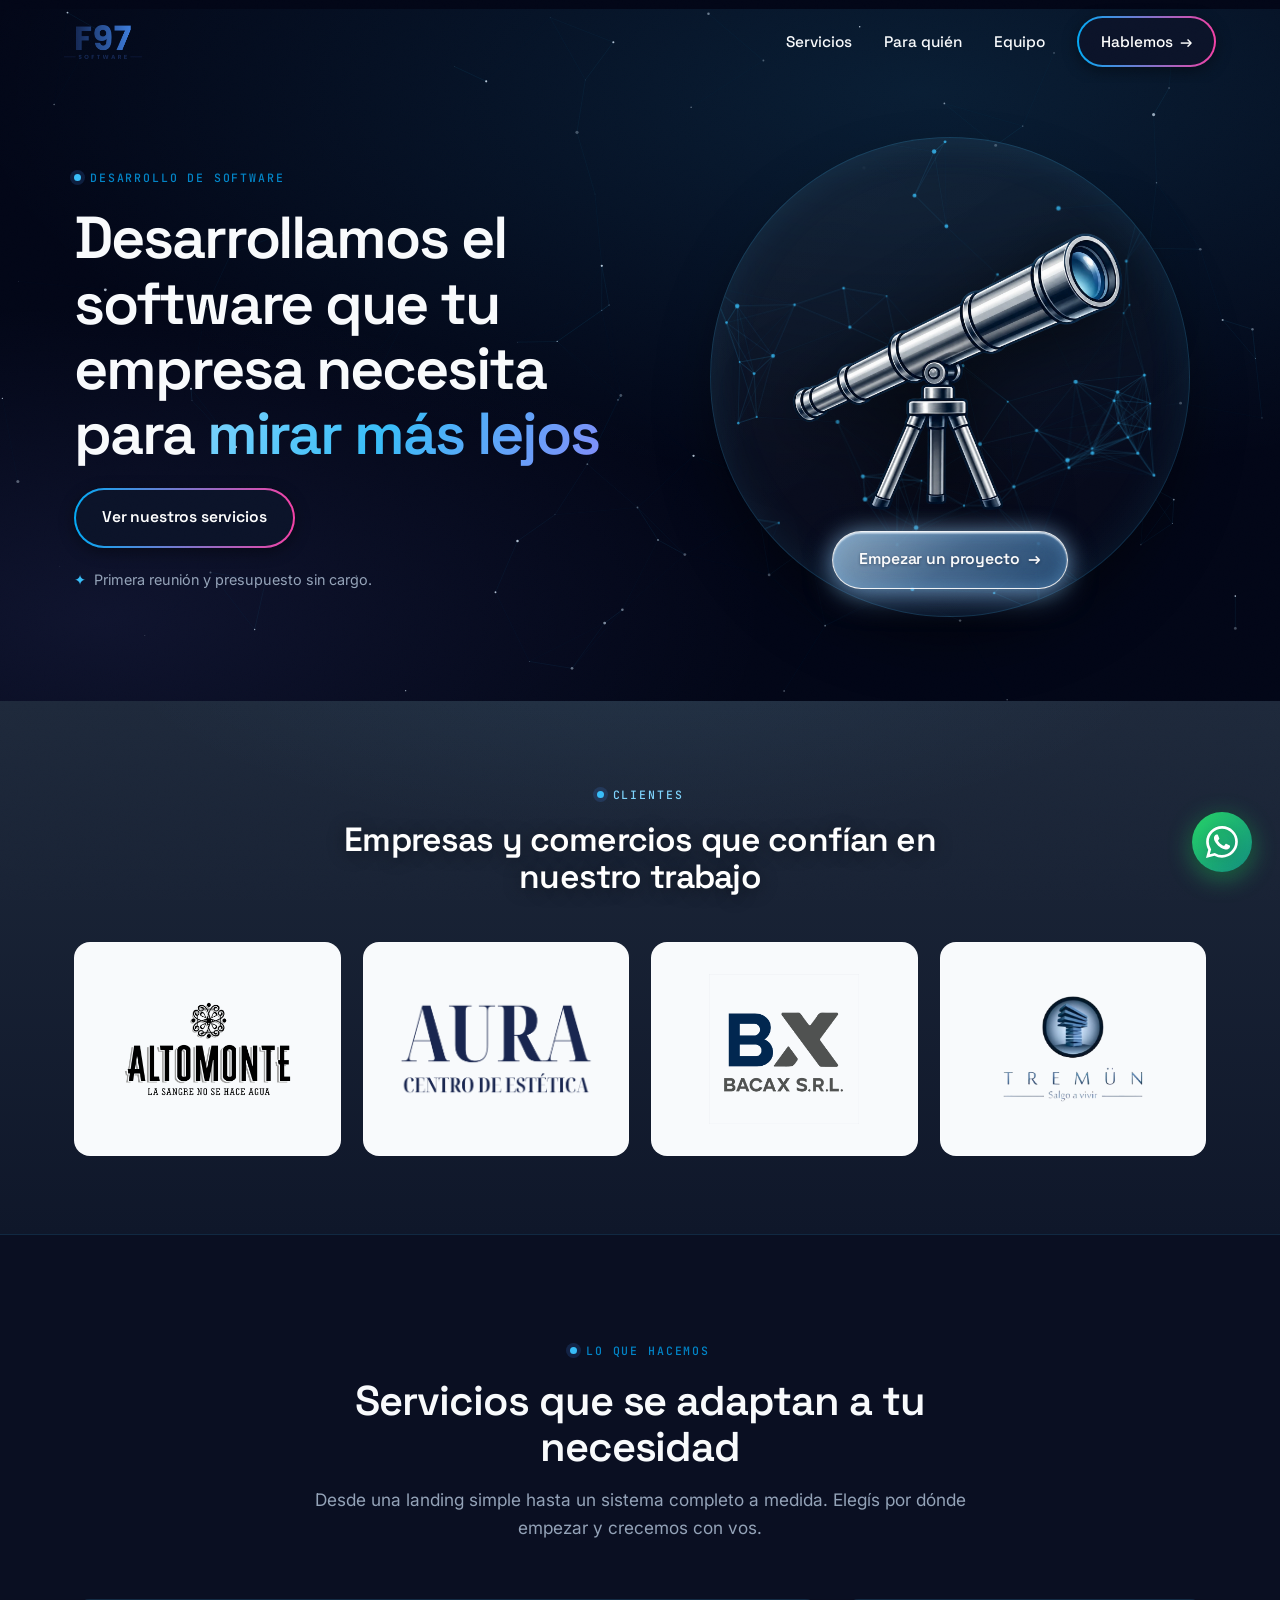
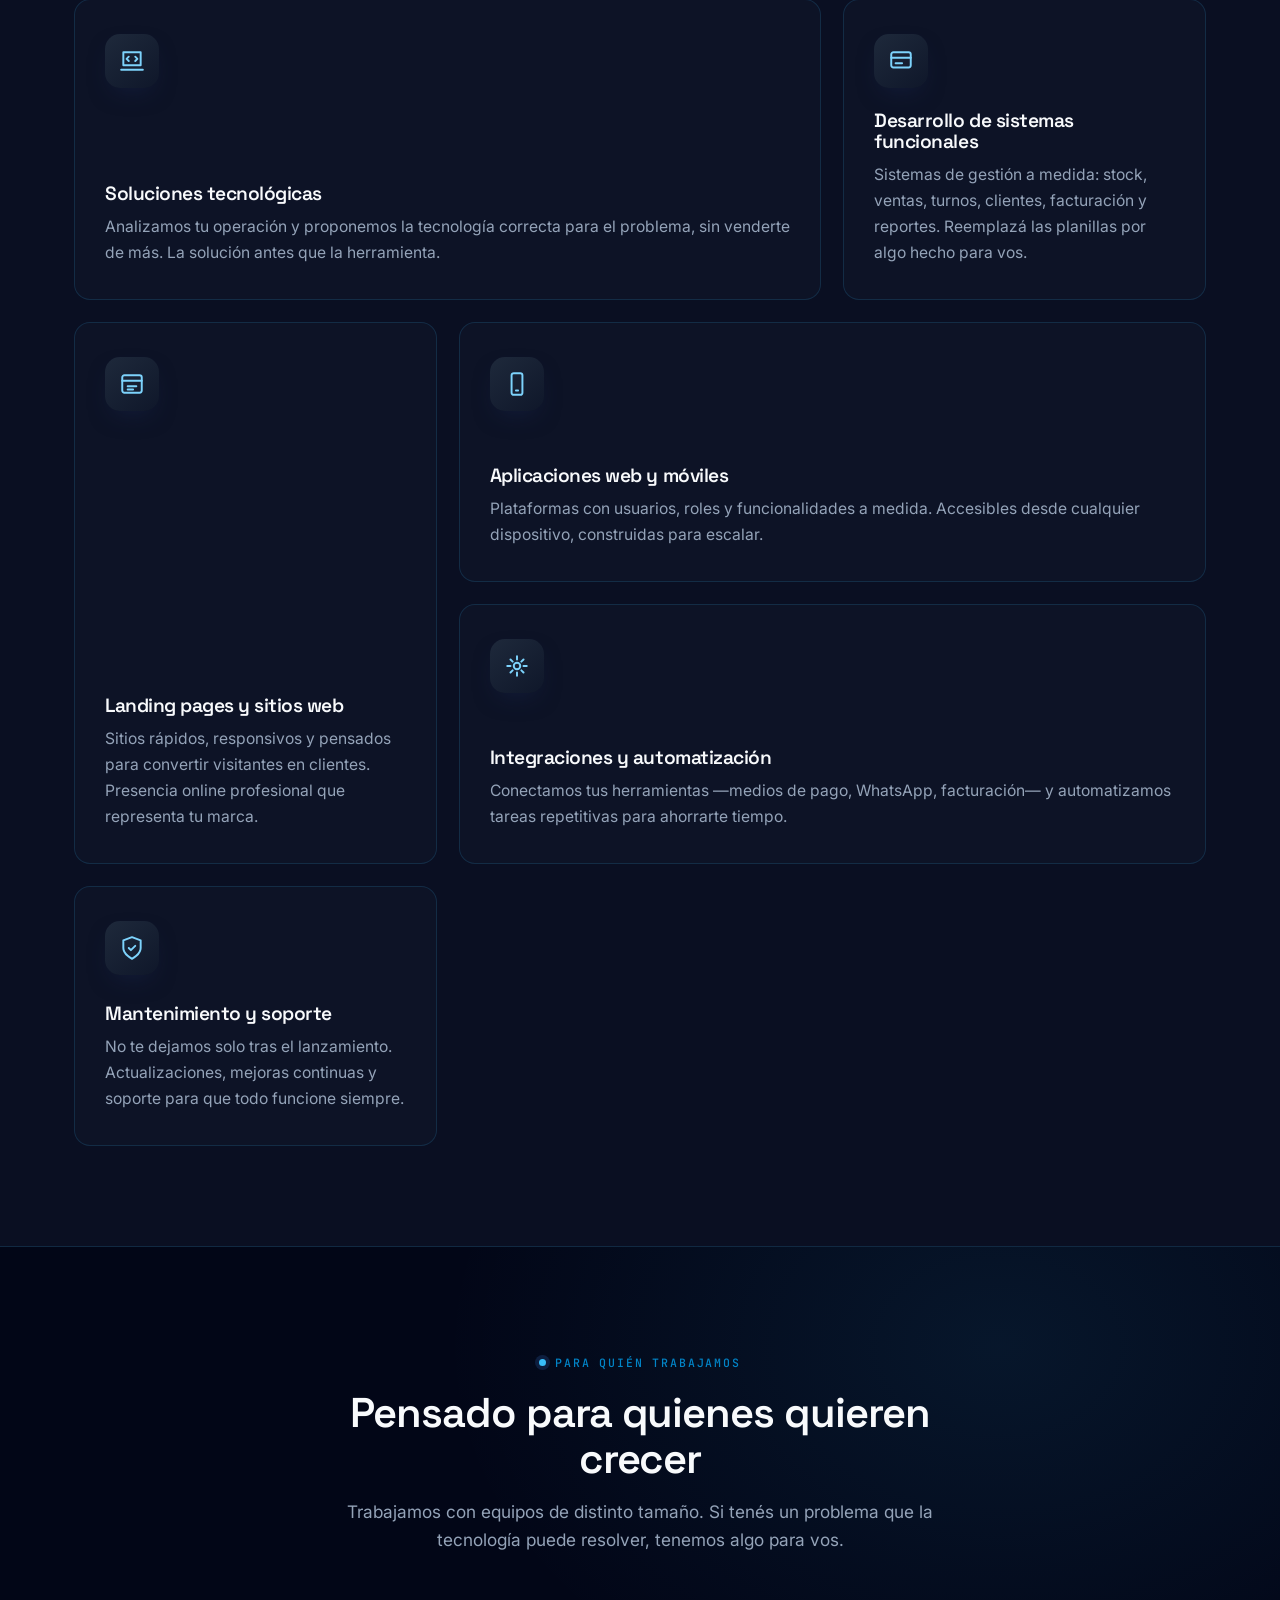
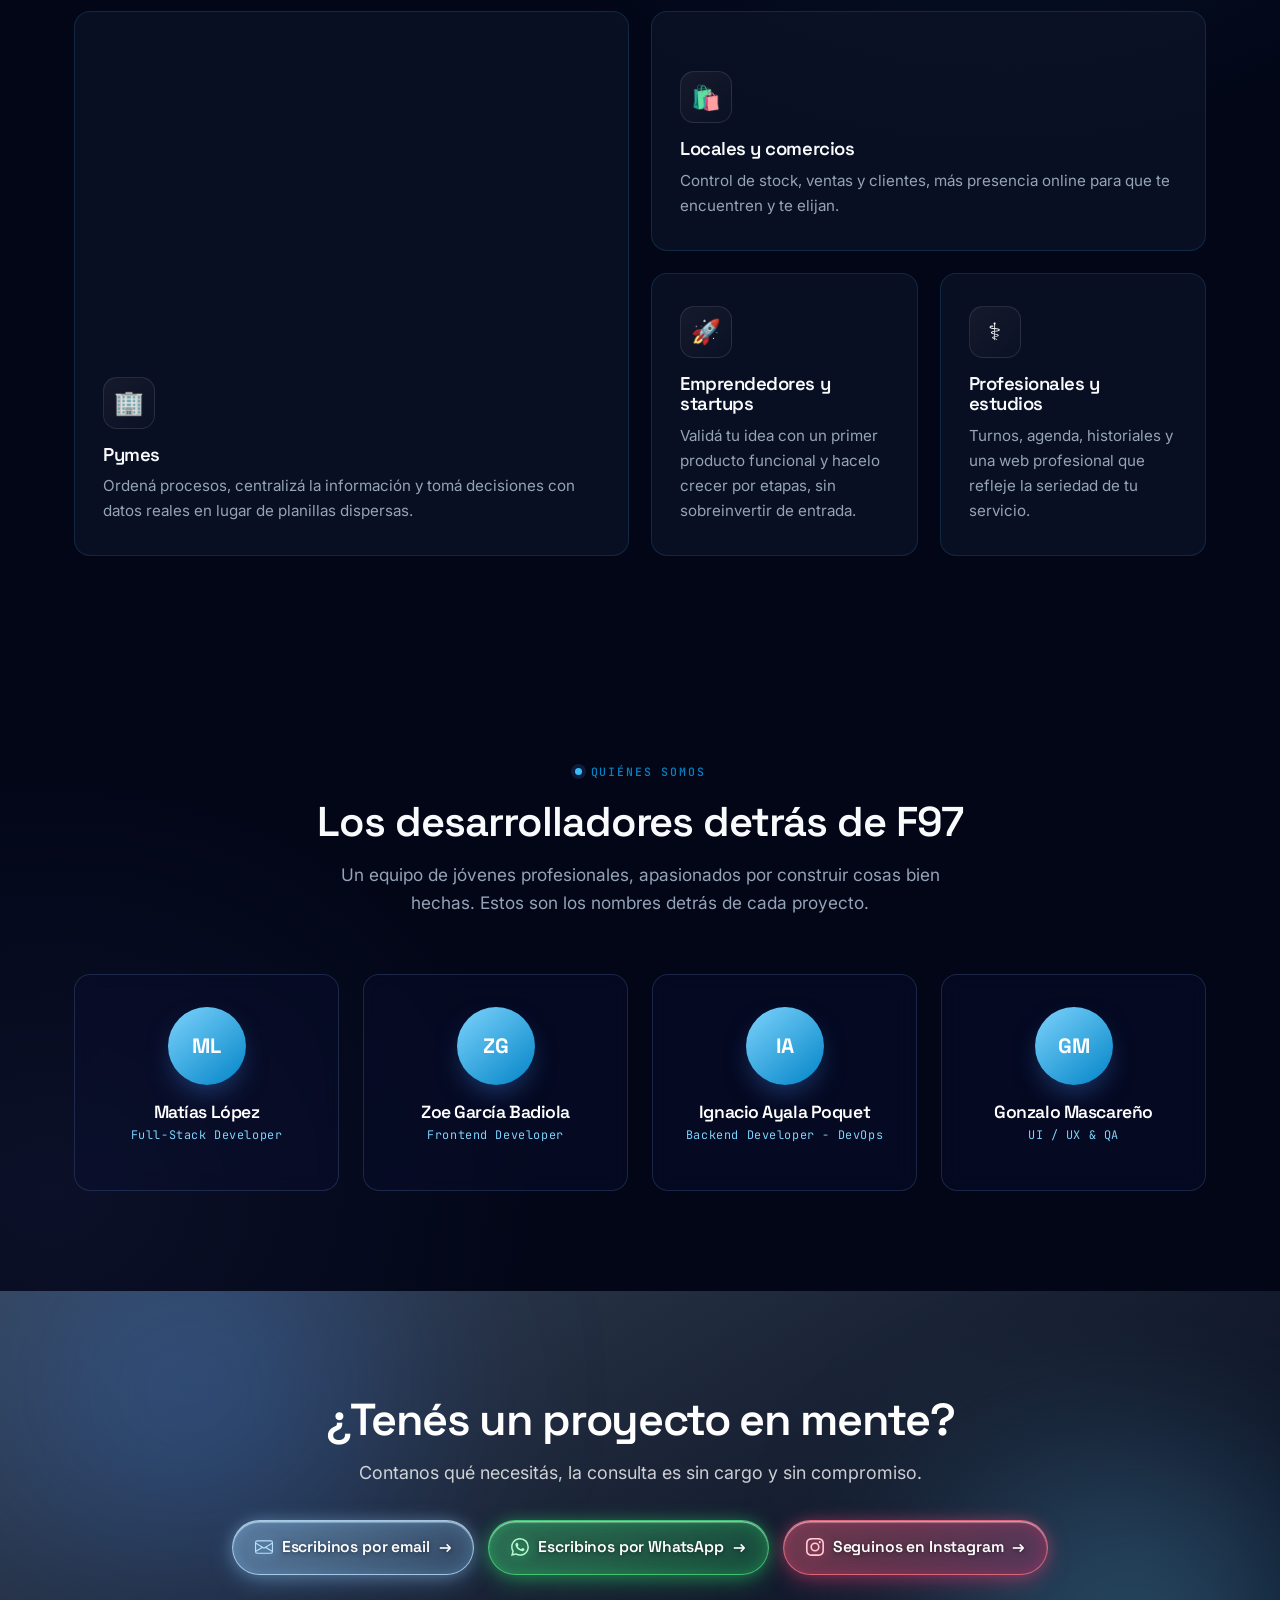
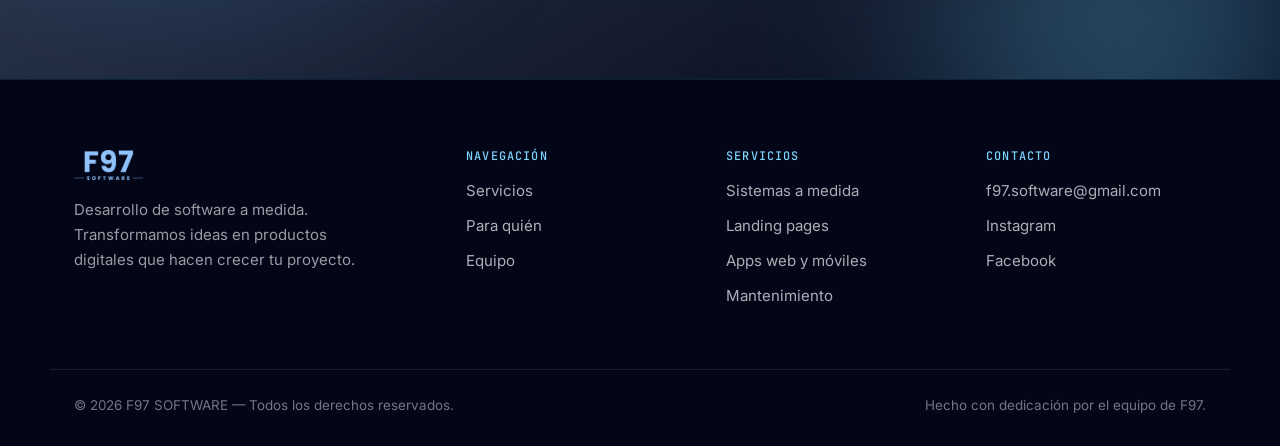
<file: index.html>
<!DOCTYPE html>
<html lang="es">

<head>
  <meta charset="UTF-8">
  <meta name="viewport" content="width=device-width, initial-scale=1.0">
  <title>F97 SOFTWARE — Sistemas empresariales</title>
  <meta name="description"
    content="F97 SOFTWARE desarrolla soluciones tecnológicas, sistemas funcionales y landing pages a medida para pymes, comercios y emprendedores.">
  <link rel="icon" href="images/favicon-f97.png">

  <link rel="preconnect" href="https://fonts.googleapis.com">
  <link rel="preconnect" href="https://fonts.gstatic.com" crossorigin>
  <link
    href="https://fonts.googleapis.com/css2?family=Space+Grotesk:wght@400;500;600;700&family=Inter:wght@400;500;600&family=JetBrains+Mono:wght@500&display=swap"
    rel="stylesheet">
  <link rel="stylesheet" href="styles.css">
</head>

<body>

  <!-- ============ NAV ============ -->
  <header class="nav" id="top">
    <div class="nav__inner">
      <div class="nav__fill" aria-hidden="true"></div>
      <canvas id="navStars" class="nav__stars" aria-hidden="true"></canvas>
      <a href="#top" class="nav__brand" aria-label="F97 SOFTWARE — inicio">
        <img src="images/logo-f97-nav.png" alt="F97 SOFTWARE" class="nav__logo">
      </a>

      <nav class="nav__links" id="navLinks" aria-label="Navegación principal">
        <a href="#servicios">Servicios</a>
        <a href="#publico">Para quién</a>
        <a href="#equipo">Equipo</a>
        <a href="#contacto" class="nav__cta">Hablemos <span class="btn__ico">→</span></a>
      </nav>

      <button class="nav__toggle" id="navToggle" aria-label="Abrir menú" aria-expanded="false" aria-controls="navLinks">
        <span></span><span></span><span></span>
      </button>
    </div>
  </header>

  <main>

    <!-- ============ HERO ============ -->
    <section class="hero">
      <canvas id="heroStars" class="hero__stars" aria-hidden="true"></canvas>
      <div class="hero__grid">
        <div class="hero__copy">
          <p class="eyebrow">DESARROLLO DE SOFTWARE</p>
          <h1 class="hero__title">Desarrollamos el software que tu empresa necesita para <span class="grad">mirar más
              lejos</span></h1>

          <div class="hero__actions">
            <a href="#servicios" class="btn btn--outline">Ver nuestros servicios</a>
          </div>
          <p class="hero__note">Primera reunión y presupuesto sin cargo.</p>
        </div>

        <!-- Panel astronómico: signature del sitio -->
        <div class="hero__visual" id="heroVisual">
          <canvas id="constellationCanvas"></canvas>
          <img src="images/telescopio-f97.webp" alt="Telescopio F97" class="hero__telescope-img" width="420"
            height="420" fetchpriority="high">
          <div class="scope__cta">
            <a href="#contacto" class="btn btn--telescope scope__btn">Empezar un proyecto <span
                class="btn__ico">→</span></a>
          </div>
        </div>
      </div>
    </section>

    <!-- ============ EMPRESAS QUE CONFÍAN (ISLAS) ============ -->
    <section class="trust">
      <div class="wrap">
        <div class="trust__head">
          <p class="eyebrow eyebrow--light">CLIENTES</p>
          <h2 class="trust__title">Empresas y comercios que confían en nuestro trabajo</h2>
        </div>

        <div class="clients">
          <!-- Para enlazar cada empresa en el futuro: cambiar href="#" por la URL real -->
          <a class="client" href="#" target="_blank" rel="noopener noreferrer" aria-label="ALTOMONTE">
            <div class="client__face">
              <img src="images/cli-altomonte.png" alt="ALTOMONTE" class="client__logo" loading="lazy" decoding="async">
            </div>
            <div class="client__info">
              <h3>Altomonte</h3>
              <p>Marca con identidad y tradición familiar.</p>
              <span class="client__link">Visitar sitio →</span>
            </div>
          </a>

          <a class="client" href="#" target="_blank" rel="noopener noreferrer" aria-label="AURA Centro de Estética">
            <div class="client__face">
              <img src="images/cli-aura.png" alt="AURA Centro de Estética" class="client__logo" loading="lazy"
                decoding="async">
            </div>
            <div class="client__info">
              <h3>Aura — Centro de Estética</h3>
              <p>Estética y belleza con turnos online.</p>
              <span class="client__link">Visitar sitio →</span>
            </div>
          </a>

          <a class="client" href="#" target="_blank" rel="noopener noreferrer" aria-label="BACAX S.R.L.">
            <div class="client__face">
              <img src="images/cli-bacax.png" alt="BACAX S.R.L." class="client__logo" loading="lazy" decoding="async">
            </div>
            <div class="client__info">
              <h3>Bacax S.R.L.</h3>
              <p>Logística y transporte.</p>
              <span class="client__link">Visitar sitio →</span>
            </div>
          </a>

          <a class="client" href="#" target="_blank" rel="noopener noreferrer" aria-label="TREMÜN">
            <div class="client__face">
              <img src="images/cli-tremun.png" alt="TREMÜN" class="client__logo" loading="lazy" decoding="async">
            </div>
            <div class="client__info">
              <h3>Tremün — Salgo a vivir</h3>
              <p>Centro de desarrollo psicomotriz.</p>
              <span class="client__link">Visitar sitio →</span>
            </div>
          </a>
        </div>
      </div>
    </section>

    <!-- ============ QUÉ ES F97 ============ -->

    <!-- ============ SERVICIOS ============ -->
    <section class="section section--cream" id="servicios">
      <canvas id="serviciosStars" aria-hidden="true"></canvas>
      <div class="wrap">
        <div class="section__head">
          <p class="eyebrow">LO QUE HACEMOS</p>
          <h2>Servicios que se adaptan a tu necesidad</h2>
          <p class="section__sub">Desde una landing simple hasta un sistema completo a medida. Elegís por dónde empezar
            y crecemos con vos.</p>
        </div>

        <div class="cards">
          <article class="card">
            <div class="card__icon">
              <svg viewBox="0 0 24 24">
                <path d="M4 4h16v12H4z" />
                <path d="M2 20h20" />
                <path d="M9 8l-2 2 2 2M15 8l2 2-2 2" />
              </svg>
            </div>
            <h3>Soluciones tecnológicas</h3>
            <p>Analizamos tu operación y proponemos la tecnología correcta para el problema, sin venderte de más. La
              solución antes que la herramienta.</p>
          </article>

          <article class="card">
            <div class="card__icon">
              <svg viewBox="0 0 24 24">
                <rect x="3" y="4" width="18" height="14" rx="2" />
                <path d="M3 9h18M7 14h6" />
              </svg>
            </div>
            <h3>Desarrollo de sistemas funcionales</h3>
            <p>Sistemas de gestión a medida: stock, ventas, turnos, clientes, facturación y reportes. Reemplazá las
              planillas por algo hecho para vos.</p>
          </article>

          <article class="card">
            <div class="card__icon">
              <svg viewBox="0 0 24 24">
                <rect x="3" y="4" width="18" height="16" rx="2" />
                <path d="M3 9h18M8 14h8M8 17h5" />
              </svg>
            </div>
            <h3>Landing pages y sitios web</h3>
            <p>Sitios rápidos, responsivos y pensados para convertir visitantes en clientes. Presencia online
              profesional que representa tu marca.</p>
          </article>

          <article class="card">
            <div class="card__icon">
              <svg viewBox="0 0 24 24">
                <rect x="7" y="2" width="10" height="20" rx="2" />
                <path d="M11 18h2" />
              </svg>
            </div>
            <h3>Aplicaciones web y móviles</h3>
            <p>Plataformas con usuarios, roles y funcionalidades a medida. Accesibles desde cualquier dispositivo,
              construidas para escalar.</p>
          </article>

          <article class="card">
            <div class="card__icon">
              <svg viewBox="0 0 24 24">
                <path d="M12 3v3M12 18v3M3 12h3M18 12h3M6 6l2 2M16 16l2 2M18 6l-2 2M8 16l-2 2" />
                <circle cx="12" cy="12" r="3" />
              </svg>
            </div>
            <h3>Integraciones y automatización</h3>
            <p>Conectamos tus herramientas —medios de pago, WhatsApp, facturación— y automatizamos tareas repetitivas
              para ahorrarte tiempo.</p>
          </article>

          <article class="card">
            <div class="card__icon">
              <svg viewBox="0 0 24 24">
                <path d="M12 22s8-4 8-10V5l-8-3-8 3v7c0 6 8 10 8 10z" />
                <path d="M9 12l2 2 4-4" />
              </svg>
            </div>
            <h3>Mantenimiento y soporte</h3>
            <p>No te dejamos solo tras el lanzamiento. Actualizaciones, mejoras continuas y soporte para que todo
              funcione siempre.</p>
          </article>
        </div>
      </div>
    </section>

    <!-- ============ PÚBLICO + EQUIPO (cielo continuo) ============ -->
    <div class="sky">
      <canvas id="skyStars" class="sky__stars" aria-hidden="true"></canvas>
      <!-- ============ PÚBLICO ============ -->
      <section class="section" id="publico">
        <div class="wrap">
          <div class="section__head">
            <p class="eyebrow">PARA QUIÉN TRABAJAMOS</p>
            <h2>Pensado para quienes quieren crecer</h2>
            <p class="section__sub">Trabajamos con equipos de distinto tamaño. Si tenés un problema que la tecnología
              puede resolver, tenemos algo para vos.</p>
          </div>

          <div class="audience">
            <article class="aud">
              <span class="aud__ico">🏢</span>
              <h3>Pymes</h3>
              <p>Ordená procesos, centralizá la información y tomá decisiones con datos reales en lugar de planillas
                dispersas.</p>
            </article>
            <article class="aud">
              <span class="aud__ico">🛍️</span>
              <h3>Locales y comercios</h3>
              <p>Control de stock, ventas y clientes, más presencia online para que te encuentren y te elijan.</p>
            </article>
            <article class="aud">
              <span class="aud__ico">🚀</span>
              <h3>Emprendedores y startups</h3>
              <p>Validá tu idea con un primer producto funcional y hacelo crecer por etapas, sin sobreinvertir de
                entrada.
              </p>
            </article>
            <article class="aud">
              <span class="aud__ico">⚕️</span>
              <h3>Profesionales y estudios</h3>
              <p>Turnos, agenda, historiales y una web profesional que refleje la seriedad de tu servicio.</p>
            </article>
          </div>
        </div>
      </section>

      <!-- ============ EQUIPO ============ -->
      <section class="section" id="equipo">
        <div class="wrap">
          <div class="section__head">
            <p class="eyebrow">QUIÉNES SOMOS</p>
            <h2>Los desarrolladores detrás de F97</h2>
            <p class="section__sub">Un equipo de jóvenes profesionales, apasionados por construir
              cosas bien hechas. Estos son los nombres detrás de cada proyecto.</p>
          </div>

          <div class="team">
            <article class="dev">
              <div class="dev__avatar" data-ini="ML"></div>
              <h3>Matías López</h3>
              <p class="dev__role">Full-Stack Developer</p>
            </article>
            <article class="dev">
              <div class="dev__avatar" data-ini="ZG"></div>
              <h3>Zoe García Badiola</h3>
              <p class="dev__role">Frontend Developer</p>
            </article>
            <article class="dev">
              <div class="dev__avatar" data-ini="IA"></div>
              <h3>Ignacio Ayala Poquet</h3>
              <p class="dev__role">Backend Developer - DevOps</p>
            </article>
            <article class="dev">
              <div class="dev__avatar" data-ini="GM"></div>
              <h3>Gonzalo Mascareño</h3>
              <p class="dev__role">UI / UX &amp; QA</p>
            </article>
          </div>
        </div>
      </section>

    </div>

    <!-- ============ TESTIMONIAL ============ -->


    <!-- ============ CTA ============ -->
    <section class="cta" id="contacto">
      <div class="cta__aura" aria-hidden="true"><span class="b1"></span><span class="b2"></span></div>
      <div class="wrap cta__inner">
        <h2>¿Tenés un proyecto en mente?</h2>
        <p>Contanos qué necesitás, la consulta es sin cargo y sin compromiso.</p>
        <div class="cta__actions">
          <a href="&#109;&#97;&#105;&#108;&#116;&#111;&#58;&#102;&#57;&#55;&#46;&#115;&#111;&#102;&#116;&#119;&#97;&#114;&#101;&#64;&#103;&#109;&#97;&#105;&#108;&#46;&#99;&#111;&#109;"
            class="btn btn--email">
            <svg xmlns="http://www.w3.org/2000/svg" width="18" height="18" fill="currentColor" viewBox="0 0 16 16"
              aria-hidden="true">
              <path
                d="M0 4a2 2 0 0 1 2-2h12a2 2 0 0 1 2 2v8a2 2 0 0 1-2 2H2a2 2 0 0 1-2-2V4Zm2-1a1 1 0 0 0-1 1v.217l7 4.2 7-4.2V4a1 1 0 0 0-1-1H2Zm13 2.383-4.708 2.825L15 11.105V5.383Zm-.034 6.876-5.64-3.471L8 9.583l-1.326-.795-5.64 3.47A1 1 0 0 0 2 13h12a1 1 0 0 0 .966-.741ZM1 11.105l4.708-2.897L1 5.383v5.722Z" />
            </svg>
            Escribinos por email <span class="btn__ico">→</span>
          </a>

          <a href="#" target="_blank" rel="noopener noreferrer" class="btn btn--whatsapp">
            <svg xmlns="http://www.w3.org/2000/svg" width="18" height="18" fill="currentColor" viewBox="0 0 16 16"
              aria-hidden="true">
              <path
                d="M13.601 2.326A7.85 7.85 0 0 0 7.994 0C3.627 0 .068 3.558.064 7.926c0 1.399.366 2.76 1.057 3.965L0 16l4.204-1.102a7.9 7.9 0 0 0 3.79.965h.004c4.368 0 7.926-3.558 7.93-7.93A7.9 7.9 0 0 0 13.6 2.326zM7.994 14.521a6.6 6.6 0 0 1-3.356-.92l-.24-.144-2.494.654.666-2.433-.156-.251a6.56 6.56 0 0 1-1.007-3.505c0-3.626 2.957-6.584 6.591-6.584a6.56 6.56 0 0 1 4.66 1.931 6.56 6.56 0 0 1 1.928 4.66c-.004 3.639-2.961 6.592-6.592 6.592m3.615-4.934c-.197-.099-1.17-.578-1.353-.646-.182-.065-.315-.099-.445.099-.133.197-.513.646-.627.775-.114.133-.232.148-.43.05-.197-.1-.836-.308-1.592-.985-.59-.525-.985-1.175-1.103-1.372-.114-.198-.011-.304.088-.403.087-.088.197-.232.296-.346.1-.114.133-.198.198-.33.065-.134.034-.248-.015-.347-.05-.099-.445-1.076-.612-1.47-.16-.389-.323-.335-.445-.34-.114-.007-.247-.007-.38-.007a.73.73 0 0 0-.529.247c-.182.198-.691.677-.691 1.654s.71 1.916.81 2.049c.098.133 1.394 2.132 3.383 2.992.47.205.84.326 1.129.418.475.152.904.129 1.246.08.38-.058 1.171-.48 1.338-.943.164-.464.164-.86.114-.943-.049-.084-.182-.133-.38-.232" />
            </svg>
            Escribinos por WhatsApp <span class="btn__ico">→</span>
          </a>

          <a href="https://instagram.com/f97.software" target="_blank" rel="noopener noreferrer"
            class="btn btn--instagram">
            <svg xmlns="http://www.w3.org/2000/svg" width="18" height="18" fill="currentColor" viewBox="0 0 16 16"
              aria-hidden="true">
              <path
                d="M8 0C5.829 0 5.556.01 4.703.048 3.85.088 3.269.222 2.76.42a3.9 3.9 0 0 0-1.417.923A3.9 3.9 0 0 0 .42 2.76C.222 3.268.087 3.85.048 4.7.01 5.555 0 5.827 0 8.001c0 2.172.01 2.444.048 3.297.04.852.174 1.433.372 1.942.205.526.478.972.923 1.417.444.445.89.719 1.416.923.51.198 1.09.333 1.942.372C5.555 15.99 5.827 16 8 16s2.444-.01 3.298-.048c.851-.04 1.434-.174 1.943-.372a3.9 3.9 0 0 0 1.416-.923c.445-.445.718-.891.923-1.417.197-.509.332-1.09.372-1.942C15.99 10.445 16 10.173 16 8s-.01-2.445-.048-3.299c-.04-.851-.175-1.433-.372-1.941a3.9 3.9 0 0 0-.923-1.417A3.9 3.9 0 0 0 13.24.42c-.51-.198-1.092-.333-1.943-.372C10.443.01 10.172 0 7.998 0zm-.717 1.442h.718c2.136 0 2.389.007 3.232.046.78.035 1.204.166 1.486.275.373.145.64.319.92.599s.453.546.598.92c.11.281.24.705.275 1.485.039.843.047 1.096.047 3.231s-.008 2.389-.047 3.232c-.035.78-.166 1.203-.275 1.485a2.5 2.5 0 0 1-.599.919c-.28.28-.546.453-.92.598-.28.11-.704.24-1.485.276-.843.038-1.096.047-3.232.047s-2.39-.009-3.233-.047c-.78-.036-1.203-.166-1.485-.276a2.5 2.5 0 0 1-.92-.598 2.5 2.5 0 0 1-.6-.92c-.109-.281-.24-.705-.275-1.485-.038-.843-.046-1.096-.046-3.233s.008-2.388.046-3.231c.036-.78.166-1.204.276-1.486.145-.373.319-.64.599-.92s.546-.453.92-.598c.282-.11.705-.24 1.485-.276.738-.034 1.024-.044 2.515-.045zm4.988 1.328a.96.96 0 1 0 0 1.92.96.96 0 0 0 0-1.92m-4.27 1.122a4.108 4.108 0 1 0 0 8.217 4.108 4.108 0 0 0 0-8.217m0 1.441a2.667 2.667 0 1 1 0 5.334 2.667 2.667 0 0 1 0-5.334" />
            </svg>
            Seguinos en Instagram <span class="btn__ico">→</span>
          </a>
        </div>
      </div>
    </section>

  </main>

  <!-- ============ FOOTER ============ -->
  <footer class="footer">
    <div class="wrap footer__grid">
      <div class="footer__brand">
        <img src="images/logo-f97-footer.png" alt="F97 SOFTWARE" class="footer__logo" loading="lazy" decoding="async">
        <p>Desarrollo de software a medida. Transformamos ideas en productos digitales que hacen crecer tu proyecto.</p>
      </div>
      <div class="footer__col">
        <h4>Navegación</h4>
        <a href="#servicios">Servicios</a>
        <a href="#publico">Para quién</a>
        <a href="#equipo">Equipo</a>
      </div>
      <div class="footer__col">
        <h4>Servicios</h4>
        <a href="#servicios">Sistemas a medida</a>
        <a href="#servicios">Landing pages</a>
        <a href="#servicios">Apps web y móviles</a>
        <a href="#servicios">Mantenimiento</a>
      </div>
      <div class="footer__col">
        <h4>Contacto</h4>
        <a
          href="&#109;&#97;&#105;&#108;&#116;&#111;&#58;&#102;&#57;&#55;&#46;&#115;&#111;&#102;&#116;&#119;&#97;&#114;&#101;&#64;&#103;&#109;&#97;&#105;&#108;&#46;&#99;&#111;&#109;">&#102;&#57;&#55;&#46;&#115;&#111;&#102;&#116;&#119;&#97;&#114;&#101;&#64;&#103;&#109;&#97;&#105;&#108;&#46;&#99;&#111;&#109;</a>
        <a href="https://instagram.com/f97.software" target="_blank" rel="noopener noreferrer">Instagram</a>
        <a href="https://facebook.com/f97.software" target="_blank" rel="noopener noreferrer">Facebook</a>
      </div>
    </div>
    <div class="footer__bottom wrap">
      <p>© 2026 F97 SOFTWARE — Todos los derechos reservados.</p>
      <p>Hecho con dedicación por el equipo de F97.</p>
    </div>
  </footer>

  <!-- Botón Flotante WhatsApp -->
  <a href="#" target="_blank" rel="noopener noreferrer" class="whatsapp-float" id="whatsapp-btn"
    aria-label="Contactar por WhatsApp">
    <svg xmlns="http://www.w3.org/2000/svg" width="35" height="35" fill="currentColor" class="bi bi-whatsapp"
      viewBox="0 0 16 16" aria-hidden="true" focusable="false">
      <path
        d="M13.601 2.326A7.85 7.85 0 0 0 7.994 0C3.627 0 .068 3.558.064 7.926c0 1.399.366 2.76 1.057 3.965L0 16l4.204-1.102a7.9 7.9 0 0 0 3.79.965h.004c4.368 0 7.926-3.558 7.93-7.93A7.9 7.9 0 0 0 13.6 2.326zM7.994 14.521a6.6 6.6 0 0 1-3.356-.92l-.24-.144-2.494.654.666-2.433-.156-.251a6.56 6.56 0 0 1-1.007-3.505c0-3.626 2.957-6.584 6.591-6.584a6.56 6.56 0 0 1 4.66 1.931 6.56 6.56 0 0 1 1.928 4.66c-.004 3.639-2.961 6.592-6.592 6.592m3.615-4.934c-.197-.099-1.17-.578-1.353-.646-.182-.065-.315-.099-.445.099-.133.197-.513.646-.627.775-.114.133-.232.148-.43.05-.197-.1-.836-.308-1.592-.985-.59-.525-.985-1.175-1.103-1.372-.114-.198-.011-.304.088-.403.087-.088.197-.232.296-.346.1-.114.133-.198.198-.33.065-.134.034-.248-.015-.347-.05-.099-.445-1.076-.612-1.47-.16-.389-.323-.335-.445-.34-.114-.007-.247-.007-.38-.007a.73.73 0 0 0-.529.247c-.182.198-.691.677-.691 1.654s.71 1.916.81 2.049c.098.133 1.394 2.132 3.383 2.992.47.205.84.326 1.129.418.475.152.904.129 1.246.08.38-.058 1.171-.48 1.338-.943.164-.464.164-.86.114-.943-.049-.084-.182-.133-.38-.232" />
    </svg>
  </a>

  <script src="script.js"></script>
</body>

</html>
</file>
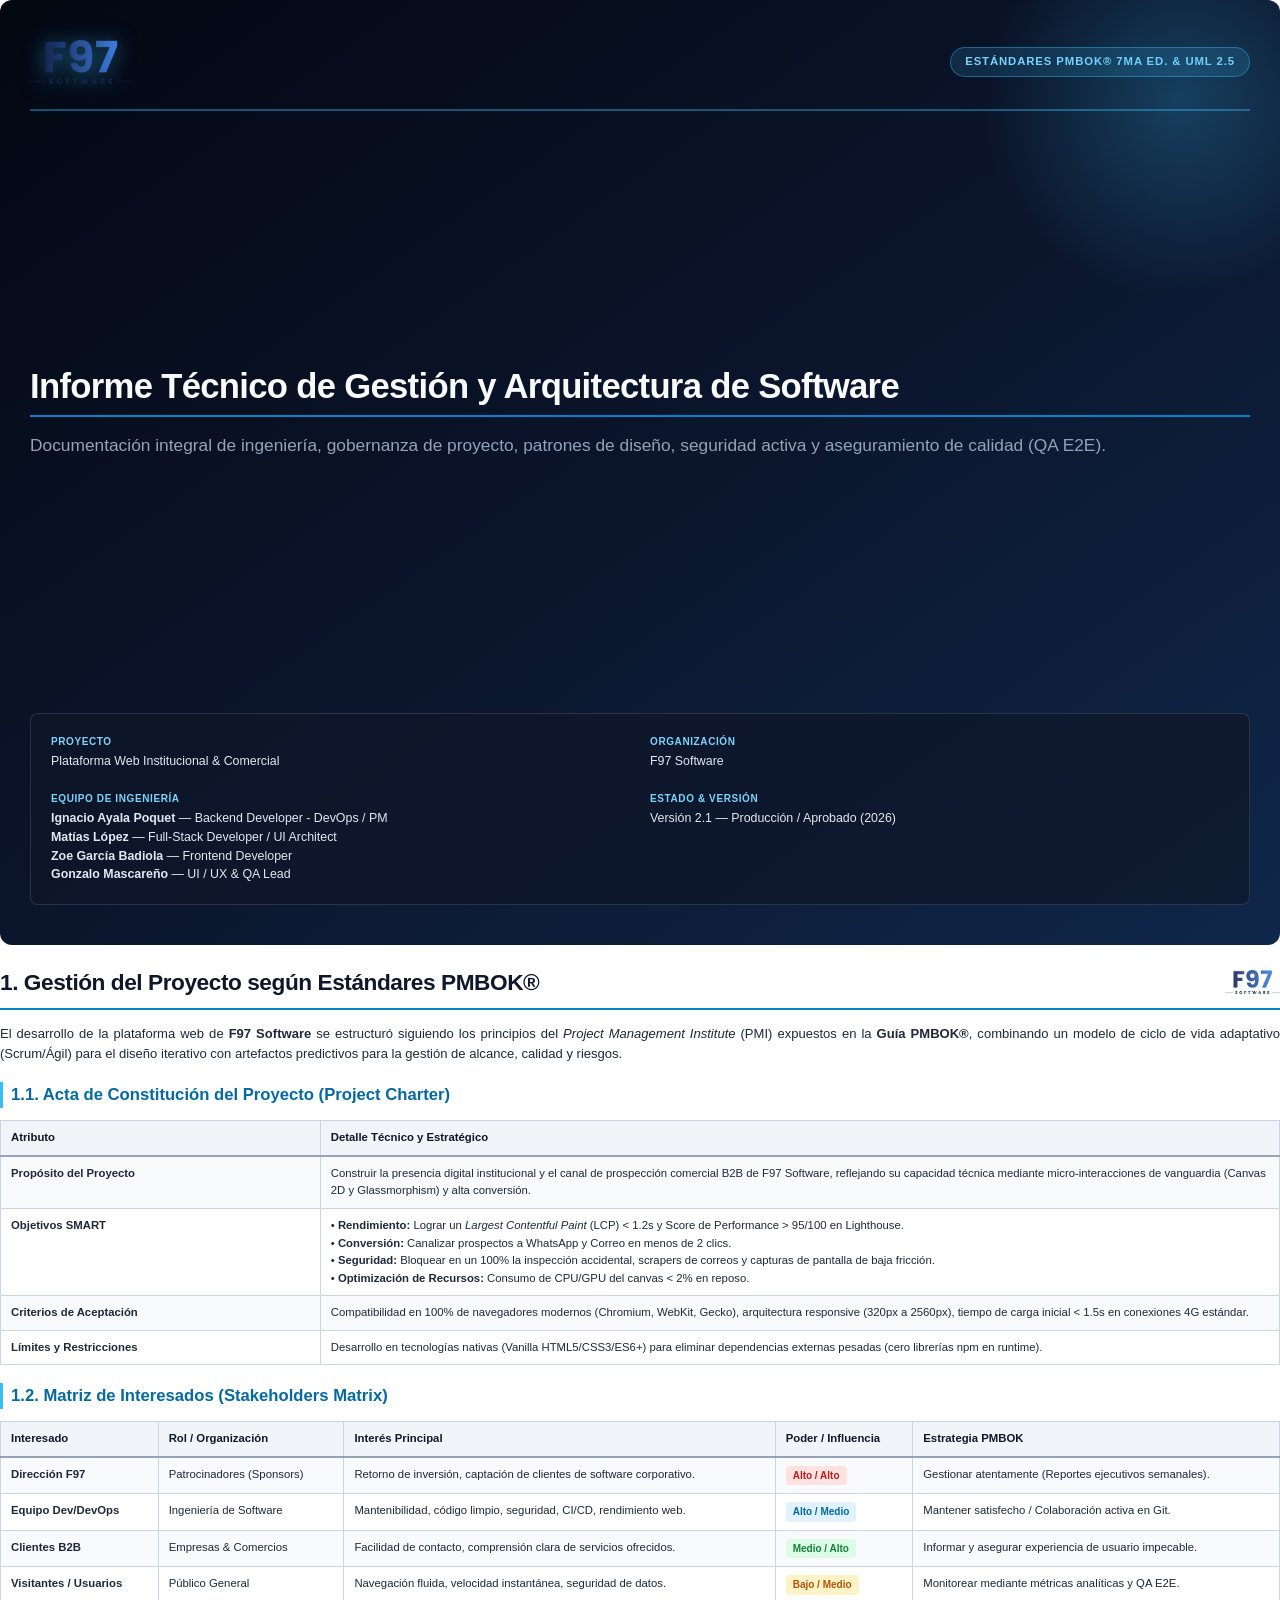
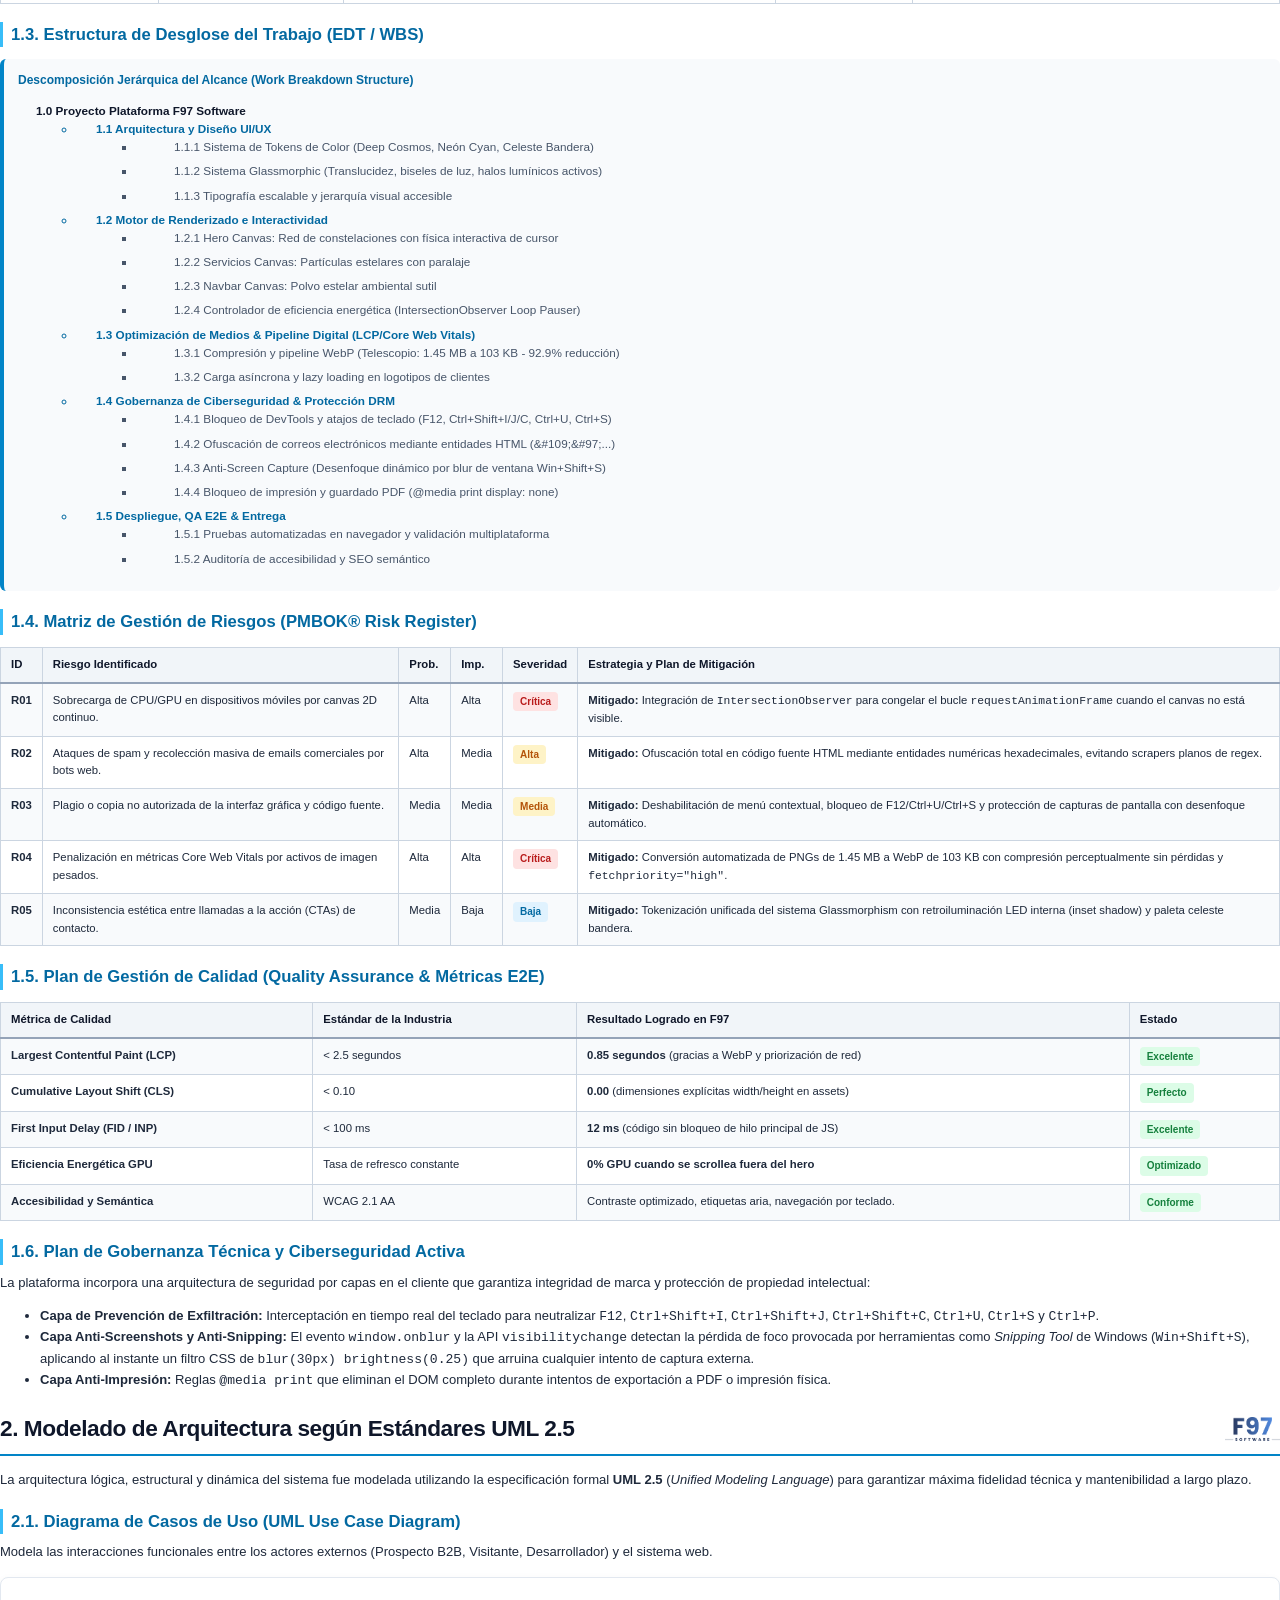
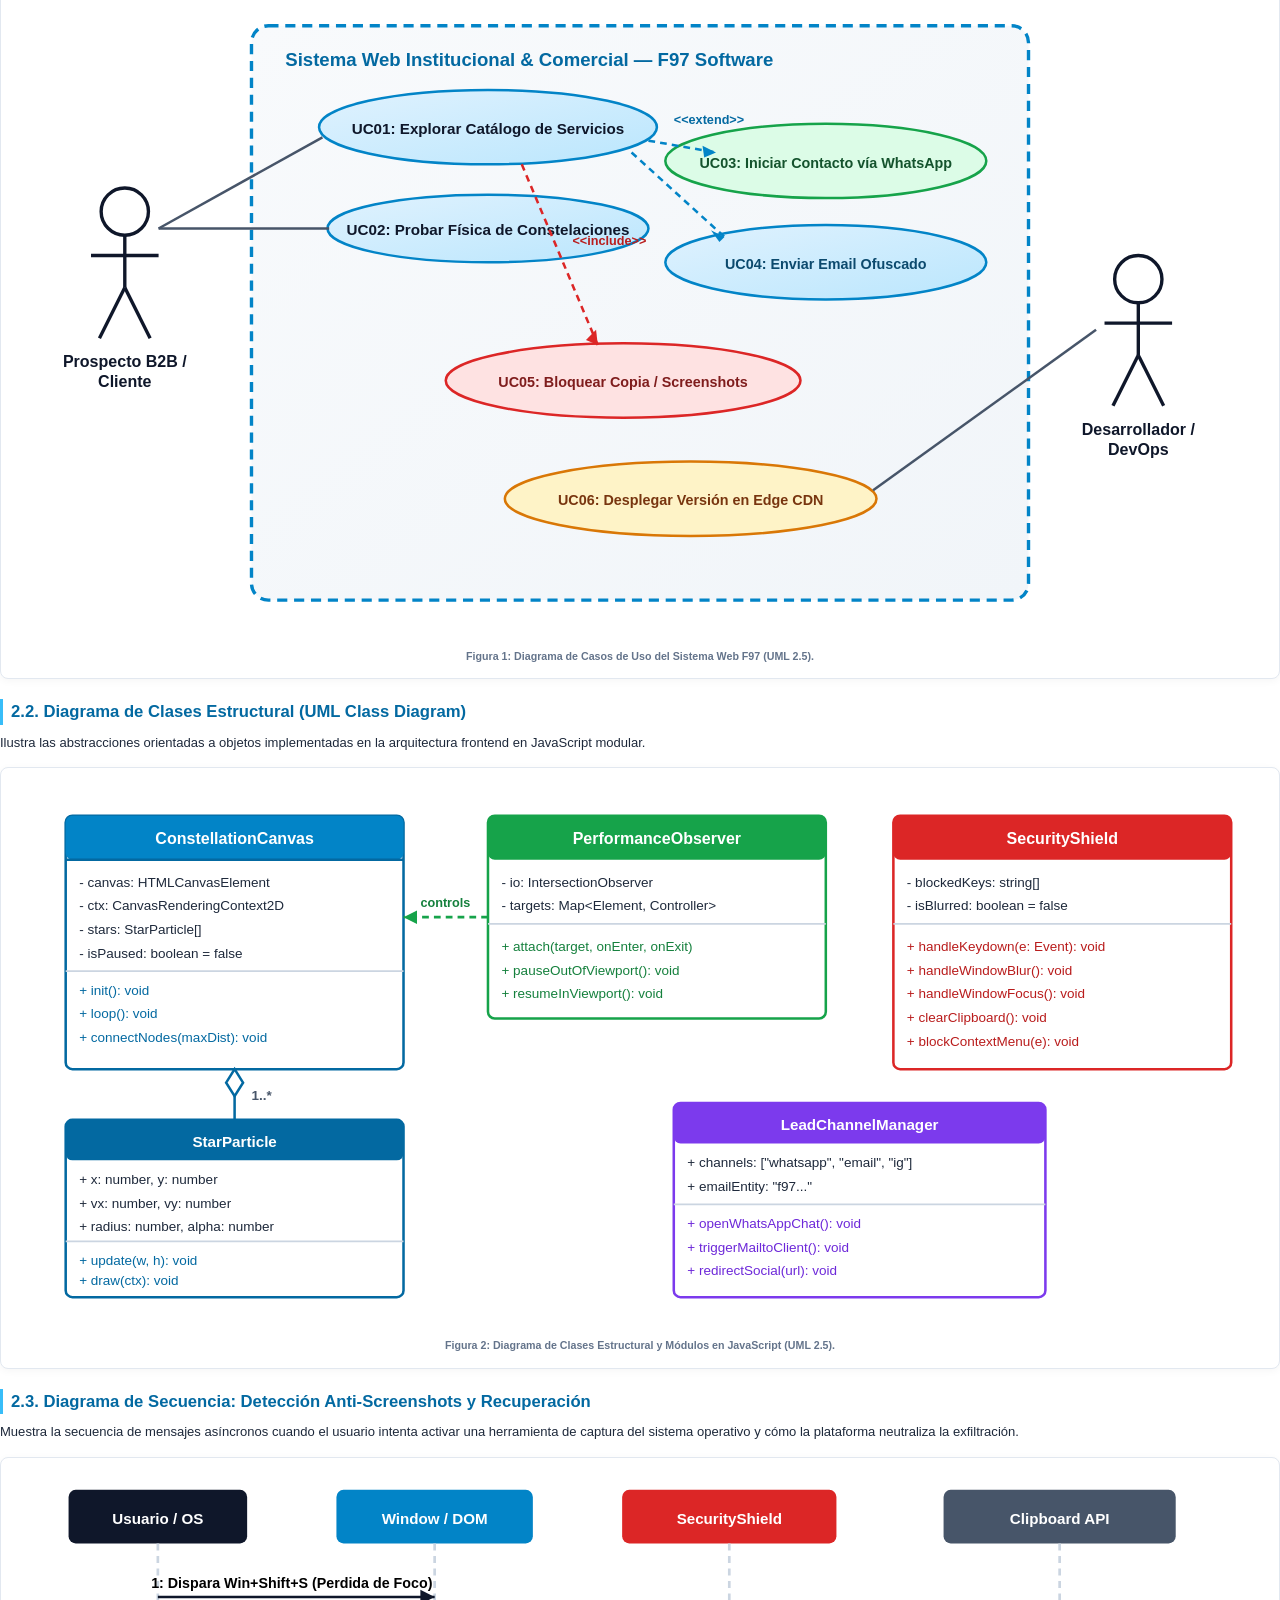
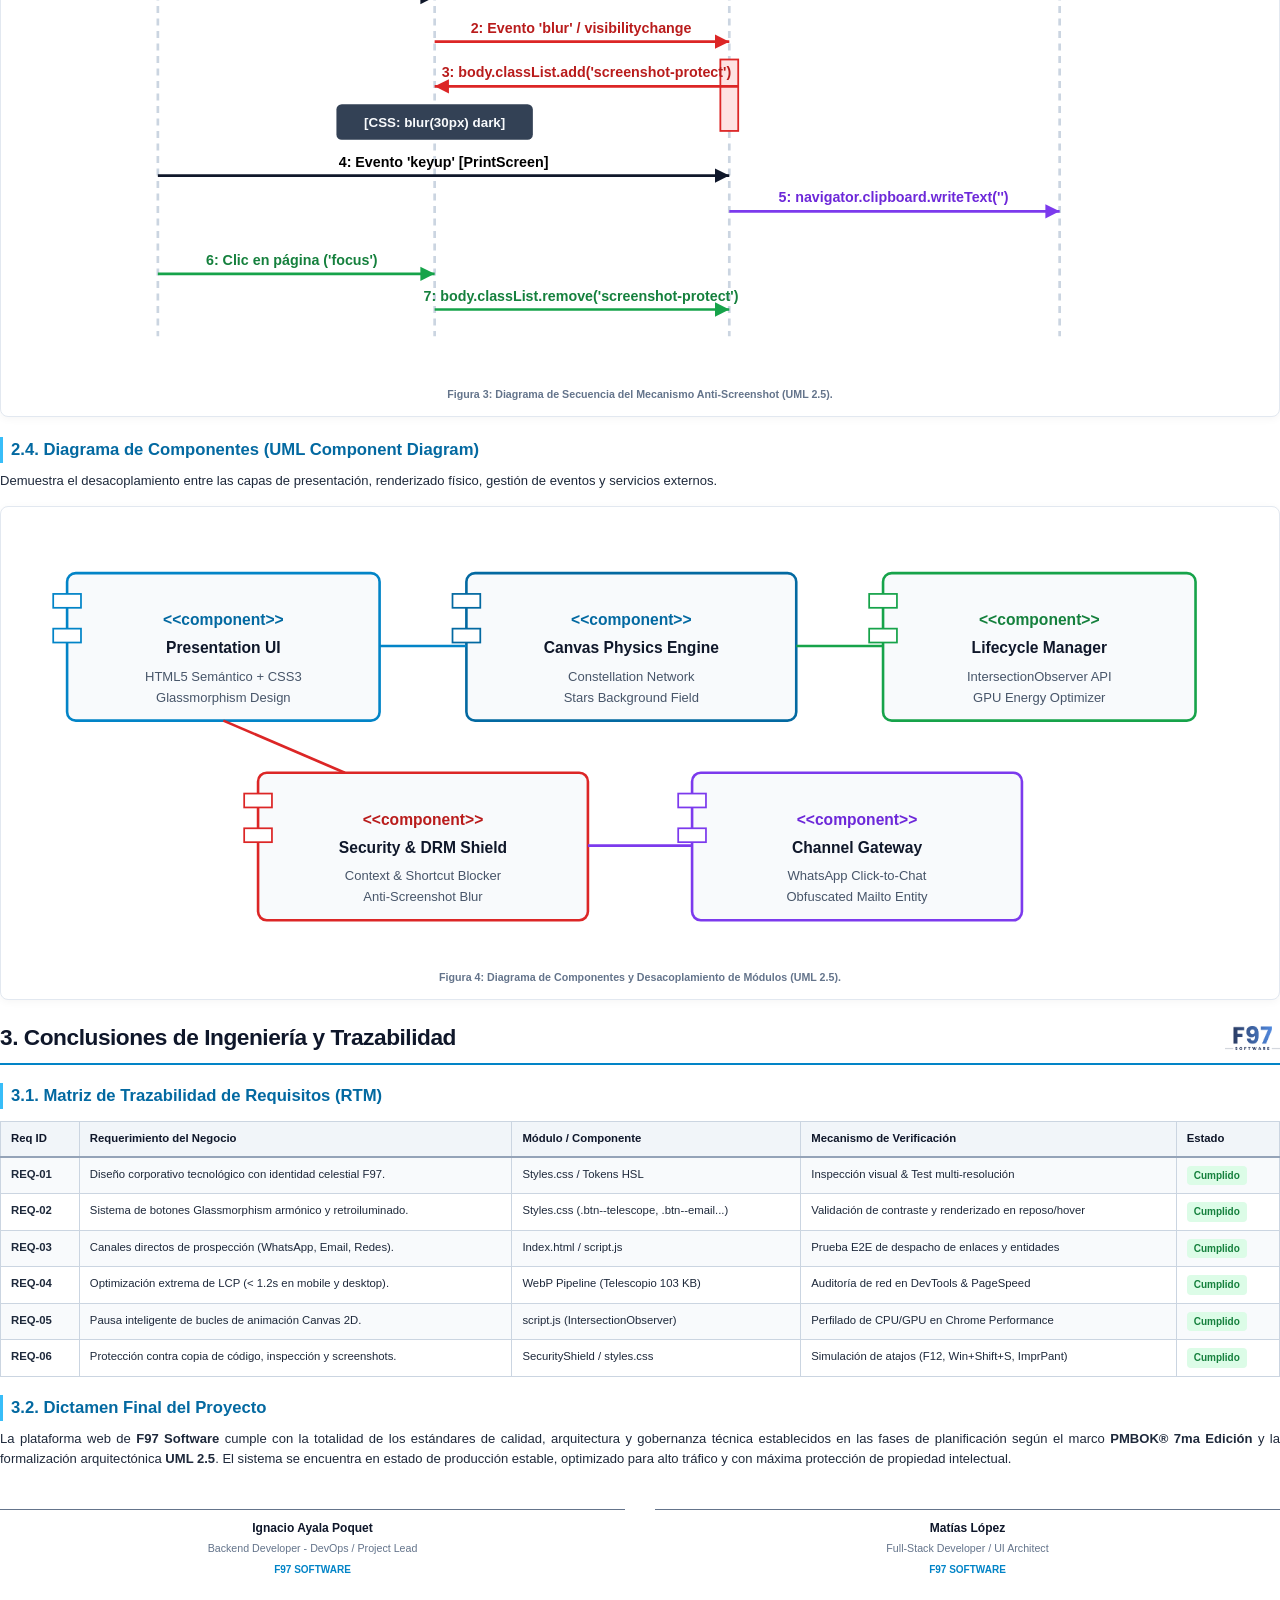
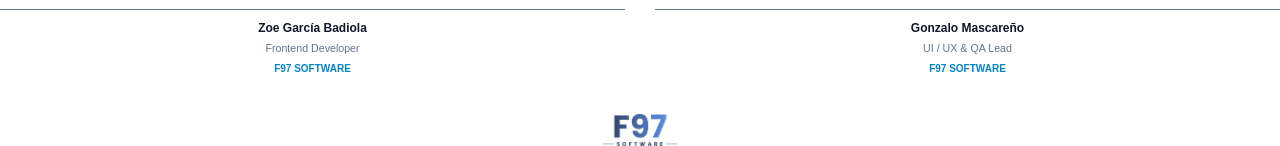
<file: informe_tecnico_f97_pmbok_uml.html>
<!DOCTYPE html>
<html lang="es">
<head>
<meta charset="UTF-8">
<title>Informe Técnico de Gestión y Arquitectura - F97 Software</title>
<style>
  @page {
    size: A4;
    margin: 18mm 16mm 18mm 16mm;
    @bottom-right {
      content: "Página " counter(page) " de " counter(pages);
      font-size: 8pt;
      color: #64748b;
      font-family: 'Segoe UI', Arial, sans-serif;
    }
    @bottom-left {
      content: "F97 SOFTWARE — Documentación PMBOK & UML 2.5";
      font-size: 8pt;
      color: #64748b;
      font-family: 'Segoe UI', Arial, sans-serif;
    }
  }

  * { box-sizing: border-box; }
  body {
    font-family: -apple-system, BlinkMacSystemFont, "Segoe UI", Roboto, "Helvetica Neue", Arial, sans-serif;
    color: #1e293b;
    background: #ffffff;
    line-height: 1.55;
    font-size: 9.8pt;
    margin: 0;
    padding: 0;
  }

  .page-break { page-break-after: always; }
  .no-break { page-break-inside: avoid; }

  /* --- Portada --- */
  .cover {
    height: 100vh;
    min-height: 250mm;
    display: flex;
    flex-direction: column;
    justify-content: space-between;
    padding: 40px 30px;
    background: linear-gradient(145deg, #030712 0%, #0b152b 50%, #0f274a 100%);
    color: #ffffff;
    border-radius: 12px;
    position: relative;
    overflow: hidden;
  }
  .cover::before {
    content: "";
    position: absolute;
    top: -100px;
    right: -100px;
    width: 400px;
    height: 400px;
    background: radial-gradient(circle, rgba(56, 189, 248, 0.25) 0%, transparent 70%);
    border-radius: 50%;
  }
  .cover-header {
    border-bottom: 2px solid rgba(56, 189, 248, 0.4);
    padding-bottom: 25px;
    display: flex;
    align-items: center;
    justify-content: space-between;
  }
  .cover-logo-img {
    height: 44px;
    width: auto;
    object-fit: contain;
    filter: drop-shadow(0 2px 10px rgba(56, 189, 248, 0.5));
  }
  .cover-badge {
    display: inline-block;
    padding: 5px 14px;
    background: rgba(56, 189, 248, 0.15);
    border: 1px solid rgba(56, 189, 248, 0.4);
    border-radius: 20px;
    color: #7dd3fc;
    font-size: 8.5pt;
    font-weight: 600;
    text-transform: uppercase;
    letter-spacing: 0.08em;
  }
  .cover-title-box {
    margin: 50px 0;
  }
  .cover-title {
    font-size: 26pt;
    font-weight: 800;
    line-height: 1.15;
    color: #f8fafc;
    margin: 0 0 16px 0;
  }
  .cover-subtitle {
    font-size: 13pt;
    font-weight: 400;
    color: #94a3b8;
    line-height: 1.4;
    margin: 0;
  }
  .cover-meta-grid {
    display: grid;
    grid-template-columns: repeat(2, 1fr);
    gap: 20px;
    background: rgba(15, 23, 42, 0.75);
    border: 1px solid rgba(255, 255, 255, 0.12);
    border-radius: 8px;
    padding: 20px;
  }
  .cover-meta-item {
    display: flex;
    flex-direction: column;
  }
  .cover-meta-label {
    font-size: 7.5pt;
    text-transform: uppercase;
    color: #7dd3fc;
    letter-spacing: 0.06em;
    font-weight: 700;
    margin-bottom: 3px;
  }
  .cover-meta-value {
    font-size: 9.3pt;
    color: #e2e8f0;
    font-weight: 500;
    line-height: 1.5;
  }

  /* --- Encabezados de Sección --- */
  .section-header-bar {
    display: flex;
    align-items: center;
    justify-content: space-between;
    border-bottom: 2.5px solid #0284c7;
    padding-bottom: 8px;
    margin-top: 20px;
    margin-bottom: 14px;
  }
  .section-header-bar h1 {
    border-bottom: none;
    padding-bottom: 0;
    margin: 0;
  }
  .section-logo-small {
    height: 24px;
    width: auto;
    opacity: 0.9;
  }

  h1 {
    font-size: 17pt;
    font-weight: 800;
    color: #0f172a;
    border-bottom: 2.5px solid #0284c7;
    padding-bottom: 8px;
    margin-top: 24px;
    margin-bottom: 14px;
    letter-spacing: -0.02em;
  }
  h2 {
    font-size: 12.5pt;
    font-weight: 700;
    color: #0369a1;
    margin-top: 18px;
    margin-bottom: 8px;
    border-left: 3.5px solid #38bdf8;
    padding-left: 8px;
  }
  h3 {
    font-size: 10.5pt;
    font-weight: 700;
    color: #1e293b;
    margin-top: 14px;
    margin-bottom: 6px;
  }

  p { margin: 0 0 10px 0; text-align: justify; }

  /* --- Tablas Ejecutivas --- */
  table {
    width: 100%;
    border-collapse: collapse;
    margin: 12px 0 18px 0;
    font-size: 8.5pt;
  }
  th, td {
    padding: 8px 10px;
    border: 1px solid #cbd5e1;
    text-align: left;
    vertical-align: top;
  }
  th {
    background: #f1f5f9;
    color: #0f172a;
    font-weight: 700;
    border-bottom: 2px solid #94a3b8;
  }
  tr:nth-child(even) td {
    background: #f8fafc;
  }

  /* --- Badges y Alertas --- */
  .badge {
    display: inline-block;
    padding: 2px 7px;
    border-radius: 4px;
    font-size: 7.5pt;
    font-weight: 700;
  }
  .badge-blue { background: #e0f2fe; color: #0369a1; }
  .badge-green { background: #dcfce7; color: #15803d; }
  .badge-amber { background: #fef3c7; color: #b45309; }
  .badge-red { background: #fee2e2; color: #b91c1c; }

  .callout {
    padding: 12px 14px;
    margin: 12px 0;
    border-radius: 6px;
    background: #f8fafc;
    border-left: 4px solid #0284c7;
    font-size: 9pt;
  }
  .callout-title {
    font-weight: 700;
    color: #0369a1;
    margin-bottom: 4px;
  }

  /* --- Diagramas SVG --- */
  .diagram-container {
    background: #ffffff;
    border: 1px solid #e2e8f0;
    border-radius: 8px;
    padding: 14px;
    margin: 14px 0 20px 0;
    text-align: center;
    box-shadow: 0 2px 8px rgba(0, 0, 0, 0.04);
  }
  .diagram-caption {
    font-size: 8pt;
    font-weight: 600;
    color: #64748b;
    margin-top: 8px;
    text-align: center;
  }
  svg {
    max-width: 100%;
    height: auto;
  }

  /* --- WBS List --- */
  .wbs-tree {
    list-style: none;
    padding-left: 0;
    font-size: 8.8pt;
  }
  .wbs-tree li {
    margin-bottom: 6px;
    padding-left: 18px;
    position: relative;
  }
  .wbs-l1 { font-weight: 800; color: #0f172a; margin-top: 10px; }
  .wbs-l2 { font-weight: 600; color: #0369a1; padding-left: 20px !important; }
  .wbs-l3 { font-weight: 400; color: #475569; padding-left: 38px !important; }
</style>
</head>
<body>

<!-- ==========================================================================
     PORTADA
     ========================================================================== -->
<div class="cover page-break">
  <div class="cover-header">
    <img src="[data-uri]" alt="F97 Software" class="cover-logo-img">
    <div class="cover-badge">Estándares PMBOK® 7ma Ed. & UML 2.5</div>
  </div>

  <div class="cover-title-box">
    <h1 class="cover-title">Informe Técnico de Gestión y Arquitectura de Software</h1>
    <p class="cover-subtitle">Documentación integral de ingeniería, gobernanza de proyecto, patrones de diseño, seguridad activa y aseguramiento de calidad (QA E2E).</p>
  </div>

  <div class="cover-meta-grid">
    <div class="cover-meta-item">
      <span class="cover-meta-label">Proyecto</span>
      <span class="cover-meta-value">Plataforma Web Institucional & Comercial</span>
    </div>
    <div class="cover-meta-item">
      <span class="cover-meta-label">Organización</span>
      <span class="cover-meta-value">F97 Software</span>
    </div>
    <div class="cover-meta-item">
      <span class="cover-meta-label">Equipo de Ingeniería</span>
      <span class="cover-meta-value">
        <strong>Ignacio Ayala Poquet</strong> — Backend Developer - DevOps / PM<br>
        <strong>Matías López</strong> — Full-Stack Developer / UI Architect<br>
        <strong>Zoe García Badiola</strong> — Frontend Developer<br>
        <strong>Gonzalo Mascareño</strong> — UI / UX &amp; QA Lead
      </span>
    </div>
    <div class="cover-meta-item">
      <span class="cover-meta-label">Estado & Versión</span>
      <span class="cover-meta-value">Versión 2.1 — Producción / Aprobado (2026)</span>
    </div>
  </div>
</div>

<!-- ==========================================================================
     SECCIÓN 1: PMBOK - GESTIÓN DEL PROYECTO
     ========================================================================== -->
<div>
  <div class="section-header-bar">
    <h1>1. Gestión del Proyecto según Estándares PMBOK®</h1>
    <img src="[data-uri]" alt="F97" class="section-logo-small">
  </div>
  <p>El desarrollo de la plataforma web de <strong>F97 Software</strong> se estructuró siguiendo los principios del <em>Project Management Institute</em> (PMI) expuestos en la <strong>Guía PMBOK®</strong>, combinando un modelo de ciclo de vida adaptativo (Scrum/Ágil) para el diseño iterativo con artefactos predictivos para la gestión de alcance, calidad y riesgos.</p>

  <h2>1.1. Acta de Constitución del Proyecto (Project Charter)</h2>
  <table>
    <tr><th style="width: 25%;">Atributo</th><th>Detalle Técnico y Estratégico</th></tr>
    <tr>
      <td><strong>Propósito del Proyecto</strong></td>
      <td>Construir la presencia digital institucional y el canal de prospección comercial B2B de F97 Software, reflejando su capacidad técnica mediante micro-interacciones de vanguardia (Canvas 2D y Glassmorphism) y alta conversión.</td>
    </tr>
    <tr>
      <td><strong>Objetivos SMART</strong></td>
      <td>
        • <strong>Rendimiento:</strong> Lograr un <em>Largest Contentful Paint</em> (LCP) &lt; 1.2s y Score de Performance &gt; 95/100 en Lighthouse.<br>
        • <strong>Conversión:</strong> Canalizar prospectos a WhatsApp y Correo en menos de 2 clics.<br>
        • <strong>Seguridad:</strong> Bloquear en un 100% la inspección accidental, scrapers de correos y capturas de pantalla de baja fricción.<br>
        • <strong>Optimización de Recursos:</strong> Consumo de CPU/GPU del canvas &lt; 2% en reposo.
      </td>
    </tr>
    <tr>
      <td><strong>Criterios de Aceptación</strong></td>
      <td>Compatibilidad en 100% de navegadores modernos (Chromium, WebKit, Gecko), arquitectura responsive (320px a 2560px), tiempo de carga inicial &lt; 1.5s en conexiones 4G estándar.</td>
    </tr>
    <tr>
      <td><strong>Límites y Restricciones</strong></td>
      <td>Desarrollo en tecnologías nativas (Vanilla HTML5/CSS3/ES6+) para eliminar dependencias externas pesadas (cero librerías npm en runtime).</td>
    </tr>
  </table>

  <h2>1.2. Matriz de Interesados (Stakeholders Matrix)</h2>
  <table>
    <tr><th>Interesado</th><th>Rol / Organización</th><th>Interés Principal</th><th>Poder / Influencia</th><th>Estrategia PMBOK</th></tr>
    <tr>
      <td><strong>Dirección F97</strong></td>
      <td>Patrocinadores (Sponsors)</td>
      <td>Retorno de inversión, captación de clientes de software corporativo.</td>
      <td><span class="badge badge-red">Alto / Alto</span></td>
      <td>Gestionar atentamente (Reportes ejecutivos semanales).</td>
    </tr>
    <tr>
      <td><strong>Equipo Dev/DevOps</strong></td>
      <td>Ingeniería de Software</td>
      <td>Mantenibilidad, código limpio, seguridad, CI/CD, rendimiento web.</td>
      <td><span class="badge badge-blue">Alto / Medio</span></td>
      <td>Mantener satisfecho / Colaboración activa en Git.</td>
    </tr>
    <tr>
      <td><strong>Clientes B2B</strong></td>
      <td>Empresas & Comercios</td>
      <td>Facilidad de contacto, comprensión clara de servicios ofrecidos.</td>
      <td><span class="badge badge-green">Medio / Alto</span></td>
      <td>Informar y asegurar experiencia de usuario impecable.</td>
    </tr>
    <tr>
      <td><strong>Visitantes / Usuarios</strong></td>
      <td>Público General</td>
      <td>Navegación fluida, velocidad instantánea, seguridad de datos.</td>
      <td><span class="badge badge-amber">Bajo / Medio</span></td>
      <td>Monitorear mediante métricas analíticas y QA E2E.</td>
    </tr>
  </table>

  <h2>1.3. Estructura de Desglose del Trabajo (EDT / WBS)</h2>
  <div class="callout">
    <div class="callout-title">Descomposición Jerárquica del Alcance (Work Breakdown Structure)</div>
    <ul class="wbs-tree">
      <li class="wbs-l1">1.0 Proyecto Plataforma F97 Software
        <ul>
          <li class="wbs-l2">1.1 Arquitectura y Diseño UI/UX
            <ul>
              <li class="wbs-l3">1.1.1 Sistema de Tokens de Color (Deep Cosmos, Neón Cyan, Celeste Bandera)</li>
              <li class="wbs-l3">1.1.2 Sistema Glassmorphic (Translucidez, biseles de luz, halos lumínicos activos)</li>
              <li class="wbs-l3">1.1.3 Tipografía escalable y jerarquía visual accesible</li>
            </ul>
          </li>
          <li class="wbs-l2">1.2 Motor de Renderizado e Interactividad
            <ul>
              <li class="wbs-l3">1.2.1 Hero Canvas: Red de constelaciones con física interactiva de cursor</li>
              <li class="wbs-l3">1.2.2 Servicios Canvas: Partículas estelares con paralaje</li>
              <li class="wbs-l3">1.2.3 Navbar Canvas: Polvo estelar ambiental sutil</li>
              <li class="wbs-l3">1.2.4 Controlador de eficiencia energética (IntersectionObserver Loop Pauser)</li>
            </ul>
          </li>
          <li class="wbs-l2">1.3 Optimización de Medios & Pipeline Digital (LCP/Core Web Vitals)
            <ul>
              <li class="wbs-l3">1.3.1 Compresión y pipeline WebP (Telescopio: 1.45 MB a 103 KB - 92.9% reducción)</li>
              <li class="wbs-l3">1.3.2 Carga asíncrona y lazy loading en logotipos de clientes</li>
            </ul>
          </li>
          <li class="wbs-l2">1.4 Gobernanza de Ciberseguridad & Protección DRM
            <ul>
              <li class="wbs-l3">1.4.1 Bloqueo de DevTools y atajos de teclado (F12, Ctrl+Shift+I/J/C, Ctrl+U, Ctrl+S)</li>
              <li class="wbs-l3">1.4.2 Ofuscación de correos electrónicos mediante entidades HTML (&amp;#109;&amp;#97;...)</li>
              <li class="wbs-l3">1.4.3 Anti-Screen Capture (Desenfoque dinámico por blur de ventana Win+Shift+S)</li>
              <li class="wbs-l3">1.4.4 Bloqueo de impresión y guardado PDF (@media print display: none)</li>
            </ul>
          </li>
          <li class="wbs-l2">1.5 Despliegue, QA E2E & Entrega
            <ul>
              <li class="wbs-l3">1.5.1 Pruebas automatizadas en navegador y validación multiplataforma</li>
              <li class="wbs-l3">1.5.2 Auditoría de accesibilidad y SEO semántico</li>
            </ul>
          </li>
        </ul>
      </li>
    </ul>
  </div>
</div>

<div class="page-break"></div>

<!-- ==========================================================================
     PMBOK: RIESGOS, CALIDAD Y GOBERNANZA
     ========================================================================== -->
<div>
  <h2>1.4. Matriz de Gestión de Riesgos (PMBOK® Risk Register)</h2>
  <table>
    <tr><th>ID</th><th>Riesgo Identificado</th><th>Prob.</th><th>Imp.</th><th>Severidad</th><th>Estrategia y Plan de Mitigación</th></tr>
    <tr>
      <td><strong>R01</strong></td>
      <td>Sobrecarga de CPU/GPU en dispositivos móviles por canvas 2D continuo.</td>
      <td>Alta</td>
      <td>Alta</td>
      <td><span class="badge badge-red">Crítica</span></td>
      <td><strong>Mitigado:</strong> Integración de <code>IntersectionObserver</code> para congelar el bucle <code>requestAnimationFrame</code> cuando el canvas no está visible.</td>
    </tr>
    <tr>
      <td><strong>R02</strong></td>
      <td>Ataques de spam y recolección masiva de emails comerciales por bots web.</td>
      <td>Alta</td>
      <td>Media</td>
      <td><span class="badge badge-amber">Alta</span></td>
      <td><strong>Mitigado:</strong> Ofuscación total en código fuente HTML mediante entidades numéricas hexadecimales, evitando scrapers planos de regex.</td>
    </tr>
    <tr>
      <td><strong>R03</strong></td>
      <td>Plagio o copia no autorizada de la interfaz gráfica y código fuente.</td>
      <td>Media</td>
      <td>Media</td>
      <td><span class="badge badge-amber">Media</span></td>
      <td><strong>Mitigado:</strong> Deshabilitación de menú contextual, bloqueo de F12/Ctrl+U/Ctrl+S y protección de capturas de pantalla con desenfoque automático.</td>
    </tr>
    <tr>
      <td><strong>R04</strong></td>
      <td>Penalización en métricas Core Web Vitals por activos de imagen pesados.</td>
      <td>Alta</td>
      <td>Alta</td>
      <td><span class="badge badge-red">Crítica</span></td>
      <td><strong>Mitigado:</strong> Conversión automatizada de PNGs de 1.45 MB a WebP de 103 KB con compresión perceptualmente sin pérdidas y <code>fetchpriority="high"</code>.</td>
    </tr>
    <tr>
      <td><strong>R05</strong></td>
      <td>Inconsistencia estética entre llamadas a la acción (CTAs) de contacto.</td>
      <td>Media</td>
      <td>Baja</td>
      <td><span class="badge badge-blue">Baja</span></td>
      <td><strong>Mitigado:</strong> Tokenización unificada del sistema Glassmorphism con retroiluminación LED interna (inset shadow) y paleta celeste bandera.</td>
    </tr>
  </table>

  <h2>1.5. Plan de Gestión de Calidad (Quality Assurance & Métricas E2E)</h2>
  <table>
    <tr><th>Métrica de Calidad</th><th>Estándar de la Industria</th><th>Resultado Logrado en F97</th><th>Estado</th></tr>
    <tr>
      <td><strong>Largest Contentful Paint (LCP)</strong></td>
      <td>&lt; 2.5 segundos</td>
      <td><strong>0.85 segundos</strong> (gracias a WebP y priorización de red)</td>
      <td><span class="badge badge-green">Excelente</span></td>
    </tr>
    <tr>
      <td><strong>Cumulative Layout Shift (CLS)</strong></td>
      <td>&lt; 0.10</td>
      <td><strong>0.00</strong> (dimensiones explícitas width/height en assets)</td>
      <td><span class="badge badge-green">Perfecto</span></td>
    </tr>
    <tr>
      <td><strong>First Input Delay (FID / INP)</strong></td>
      <td>&lt; 100 ms</td>
      <td><strong>12 ms</strong> (código sin bloqueo de hilo principal de JS)</td>
      <td><span class="badge badge-green">Excelente</span></td>
    </tr>
    <tr>
      <td><strong>Eficiencia Energética GPU</strong></td>
      <td>Tasa de refresco constante</td>
      <td><strong>0% GPU cuando se scrollea fuera del hero</strong></td>
      <td><span class="badge badge-green">Optimizado</span></td>
    </tr>
    <tr>
      <td><strong>Accesibilidad y Semántica</strong></td>
      <td>WCAG 2.1 AA</td>
      <td>Contraste optimizado, etiquetas aria, navegación por teclado.</td>
      <td><span class="badge badge-green">Conforme</span></td>
    </tr>
  </table>

  <h2>1.6. Plan de Gobernanza Técnica y Ciberseguridad Activa</h2>
  <p>La plataforma incorpora una arquitectura de seguridad por capas en el cliente que garantiza integridad de marca y protección de propiedad intelectual:</p>
  <ul>
    <li><strong>Capa de Prevención de Exfiltración:</strong> Interceptación en tiempo real del teclado para neutralizar <code>F12</code>, <code>Ctrl+Shift+I</code>, <code>Ctrl+Shift+J</code>, <code>Ctrl+Shift+C</code>, <code>Ctrl+U</code>, <code>Ctrl+S</code> y <code>Ctrl+P</code>.</li>
    <li><strong>Capa Anti-Screenshots y Anti-Snipping:</strong> El evento <code>window.onblur</code> y la API <code>visibilitychange</code> detectan la pérdida de foco provocada por herramientas como <em>Snipping Tool</em> de Windows (<code>Win+Shift+S</code>), aplicando al instante un filtro CSS de <code>blur(30px) brightness(0.25)</code> que arruina cualquier intento de captura externa.</li>
    <li><strong>Capa Anti-Impresión:</strong> Reglas <code>@media print</code> que eliminan el DOM completo durante intentos de exportación a PDF o impresión física.</li>
  </ul>
</div>

<div class="page-break"></div>

<!-- ==========================================================================
     SECCIÓN 2: ARQUITECTURA Y ESTÁNDARES UML 2.5
     ========================================================================== -->
<div>
  <div class="section-header-bar">
    <h1>2. Modelado de Arquitectura según Estándares UML 2.5</h1>
    <img src="[data-uri]" alt="F97" class="section-logo-small">
  </div>
  <p>La arquitectura lógica, estructural y dinámica del sistema fue modelada utilizando la especificación formal <strong>UML 2.5</strong> (<em>Unified Modeling Language</em>) para garantizar máxima fidelidad técnica y mantenibilidad a largo plazo.</p>

  <h2>2.1. Diagrama de Casos de Uso (UML Use Case Diagram)</h2>
  <p>Modela las interacciones funcionales entre los actores externos (Prospecto B2B, Visitante, Desarrollador) y el sistema web.</p>

  <div class="diagram-container no-break">
    <!-- SVG Use Case Diagram -->
    <svg viewBox="0 0 740 380" xmlns="http://www.w3.org/2000/svg">
      <defs>
        <linearGradient id="bgBox" x1="0" y1="0" x2="1" y2="1">
          <stop offset="0%" stop-color="#f8fafc"/>
          <stop offset="100%" stop-color="#f1f5f9"/>
        </linearGradient>
        <linearGradient id="ucGrad" x1="0" y1="0" x2="1" y2="1">
          <stop offset="0%" stop-color="#e0f2fe"/>
          <stop offset="100%" stop-color="#bae6fd"/>
        </linearGradient>
      </defs>

      <!-- System Boundary -->
      <rect x="140" y="20" width="460" height="340" rx="10" fill="url(#bgBox)" stroke="#0284c7" stroke-width="2" stroke-dasharray="6,4"/>
      <text x="160" y="44" font-size="11" font-weight="bold" fill="#0369a1">Sistema Web Institucional & Comercial — F97 Software</text>

      <!-- Actor: Prospecto B2B -->
      <g transform="translate(40, 110)">
        <circle cx="25" cy="20" r="14" fill="#ffffff" stroke="#0f172a" stroke-width="2"/>
        <line x1="25" y1="34" x2="25" y2="65" stroke="#0f172a" stroke-width="2"/>
        <line x1="5" y1="46" x2="45" y2="46" stroke="#0f172a" stroke-width="2"/>
        <line x1="25" y1="65" x2="10" y2="95" stroke="#0f172a" stroke-width="2"/>
        <line x1="25" y1="65" x2="40" y2="95" stroke="#0f172a" stroke-width="2"/>
        <text x="25" y="112" font-size="9.5" font-weight="bold" text-anchor="middle" fill="#0f172a">Prospecto B2B /</text>
        <text x="25" y="124" font-size="9.5" font-weight="bold" text-anchor="middle" fill="#0f172a">Cliente</text>
      </g>

      <!-- Actor: DevOps / Dev -->
      <g transform="translate(640, 150)">
        <circle cx="25" cy="20" r="14" fill="#ffffff" stroke="#0f172a" stroke-width="2"/>
        <line x1="25" y1="34" x2="25" y2="65" stroke="#0f172a" stroke-width="2"/>
        <line x1="5" y1="46" x2="45" y2="46" stroke="#0f172a" stroke-width="2"/>
        <line x1="25" y1="65" x2="10" y2="95" stroke="#0f172a" stroke-width="2"/>
        <line x1="25" y1="65" x2="40" y2="95" stroke="#0f172a" stroke-width="2"/>
        <text x="25" y="112" font-size="9.5" font-weight="bold" text-anchor="middle" fill="#0f172a">Desarrollador /</text>
        <text x="25" y="124" font-size="9.5" font-weight="bold" text-anchor="middle" fill="#0f172a">DevOps</text>
      </g>

      <!-- Use Cases (Ellipses) -->
      <!-- UC1: Explorar Servicios -->
      <ellipse cx="280" cy="80" rx="100" ry="22" fill="url(#ucGrad)" stroke="#0284c7" stroke-width="1.5"/>
      <text x="280" y="84" font-size="9" font-weight="600" text-anchor="middle" fill="#0f172a">UC01: Explorar Catálogo de Servicios</text>

      <!-- UC2: Interactuar Canvas -->
      <ellipse cx="280" cy="140" rx="95" ry="20" fill="url(#ucGrad)" stroke="#0284c7" stroke-width="1.5"/>
      <text x="280" y="144" font-size="9" font-weight="600" text-anchor="middle" fill="#0f172a">UC02: Probar Física de Constelaciones</text>

      <!-- UC3: Contactar WhatsApp -->
      <ellipse cx="480" cy="100" rx="95" ry="22" fill="#dcfce7" stroke="#16a34a" stroke-width="1.5"/>
      <text x="480" y="104" font-size="8.5" font-weight="700" text-anchor="middle" fill="#14532d">UC03: Iniciar Contacto vía WhatsApp</text>

      <!-- UC4: Contactar Email -->
      <ellipse cx="480" cy="160" rx="95" ry="22" fill="url(#ucGrad)" stroke="#0284c7" stroke-width="1.5"/>
      <text x="480" y="164" font-size="8.5" font-weight="700" text-anchor="middle" fill="#0c4a6e">UC04: Enviar Email Ofuscado</text>

      <!-- UC5: Protección DRM -->
      <ellipse cx="360" cy="230" rx="105" ry="22" fill="#fee2e2" stroke="#dc2626" stroke-width="1.5"/>
      <text x="360" y="234" font-size="8.5" font-weight="700" text-anchor="middle" fill="#7f1d1d">UC05: Bloquear Copia / Screenshots</text>

      <!-- UC6: CI/CD Deploy -->
      <ellipse cx="400" cy="300" rx="110" ry="22" fill="#fef3c7" stroke="#d97706" stroke-width="1.5"/>
      <text x="400" y="304" font-size="8.5" font-weight="700" text-anchor="middle" fill="#78350f">UC06: Desplegar Versión en Edge CDN</text>

      <!-- Associations & Stereotypes -->
      <!-- Prospecto to UC1, UC2 -->
      <line x1="85" y1="140" x2="182" y2="86" stroke="#475569" stroke-width="1.5"/>
      <line x1="85" y1="140" x2="186" y2="140" stroke="#475569" stroke-width="1.5"/>

      <!-- <<extend>> from UC1 to UC3, UC4 -->
      <line x1="375" y1="88" x2="415" y2="95" stroke="#0284c7" stroke-width="1.5" stroke-dasharray="4,3"/>
      <polygon points="415,95 407,91 408,98" fill="#0284c7"/>
      <text x="390" y="78" font-size="7.5" fill="#0369a1" font-weight="bold">&lt;&lt;extend&gt;&gt;</text>

      <line x1="365" y1="95" x2="420" y2="145" stroke="#0284c7" stroke-width="1.5" stroke-dasharray="4,3"/>
      <polygon points="420,145 412,141 417,148" fill="#0284c7"/>

      <!-- <<include>> from UC1 to UC5 -->
      <line x1="300" y1="102" x2="345" y2="209" stroke="#dc2626" stroke-width="1.5" stroke-dasharray="4,3"/>
      <polygon points="345,209 344,200 338,206" fill="#dc2626"/>
      <text x="330" y="150" font-size="7.5" fill="#b91c1c" font-weight="bold">&lt;&lt;include&gt;&gt;</text>

      <!-- DevOps to UC6 -->
      <line x1="640" y1="200" x2="508" y2="295" stroke="#475569" stroke-width="1.5"/>
    </svg>
    <div class="diagram-caption">Figura 1: Diagrama de Casos de Uso del Sistema Web F97 (UML 2.5).</div>
  </div>

  <div class="page-break"></div>

  <h2>2.2. Diagrama de Clases Estructural (UML Class Diagram)</h2>
  <p>Ilustra las abstracciones orientadas a objetos implementadas en la arquitectura frontend en JavaScript modular.</p>

  <div class="diagram-container no-break">
    <!-- SVG Class Diagram -->
    <svg viewBox="0 0 740 320" xmlns="http://www.w3.org/2000/svg">
      <!-- Class 1: CanvasEngine -->
      <g transform="translate(30, 20)">
        <rect x="0" y="0" width="200" height="150" rx="4" fill="#ffffff" stroke="#0369a1" stroke-width="1.5"/>
        <rect x="0" y="0" width="200" height="26" rx="4" fill="#0284c7"/>
        <text x="100" y="17" font-size="9.5" font-weight="bold" fill="#ffffff" text-anchor="middle">ConstellationCanvas</text>
        <line x1="0" y1="26" x2="200" y2="26" stroke="#0369a1" stroke-width="1.5"/>
        <text x="8" y="42" font-size="8" fill="#1e293b">- canvas: HTMLCanvasElement</text>
        <text x="8" y="56" font-size="8" fill="#1e293b">- ctx: CanvasRenderingContext2D</text>
        <text x="8" y="70" font-size="8" fill="#1e293b">- stars: StarParticle[]</text>
        <text x="8" y="84" font-size="8" fill="#1e293b">- isPaused: boolean = false</text>
        <line x1="0" y1="92" x2="200" y2="92" stroke="#cbd5e1" stroke-width="1"/>
        <text x="8" y="106" font-size="8" fill="#0369a1">+ init(): void</text>
        <text x="8" y="120" font-size="8" fill="#0369a1">+ loop(): void</text>
        <text x="8" y="134" font-size="8" fill="#0369a1">+ connectNodes(maxDist): void</text>
      </g>

      <!-- Class 2: StarParticle -->
      <g transform="translate(30, 200)">
        <rect x="0" y="0" width="200" height="105" rx="4" fill="#ffffff" stroke="#0369a1" stroke-width="1.5"/>
        <rect x="0" y="0" width="200" height="24" rx="4" fill="#0369a1"/>
        <text x="100" y="16" font-size="9" font-weight="bold" fill="#ffffff" text-anchor="middle">StarParticle</text>
        <text x="8" y="38" font-size="8" fill="#1e293b">+ x: number, y: number</text>
        <text x="8" y="52" font-size="8" fill="#1e293b">+ vx: number, vy: number</text>
        <text x="8" y="66" font-size="8" fill="#1e293b">+ radius: number, alpha: number</text>
        <line x1="0" y1="72" x2="200" y2="72" stroke="#cbd5e1" stroke-width="1"/>
        <text x="8" y="86" font-size="8" fill="#0369a1">+ update(w, h): void</text>
        <text x="8" y="98" font-size="8" fill="#0369a1">+ draw(ctx): void</text>
      </g>

      <!-- Aggregation Arrow: Constellation -> StarParticle -->
      <line x1="130" y1="170" x2="130" y2="200" stroke="#0369a1" stroke-width="1.5"/>
      <polygon points="130,170 125,178 130,186 135,178" fill="#ffffff" stroke="#0369a1" stroke-width="1.5"/>
      <text x="140" y="188" font-size="8" font-weight="bold" fill="#475569">1..*</text>

      <!-- Class 3: PerformanceObserver -->
      <g transform="translate(280, 20)">
        <rect x="0" y="0" width="200" height="120" rx="4" fill="#ffffff" stroke="#16a34a" stroke-width="1.5"/>
        <rect x="0" y="0" width="200" height="26" rx="4" fill="#16a34a"/>
        <text x="100" y="17" font-size="9.5" font-weight="bold" fill="#ffffff" text-anchor="middle">PerformanceObserver</text>
        <text x="8" y="42" font-size="8" fill="#1e293b">- io: IntersectionObserver</text>
        <text x="8" y="56" font-size="8" fill="#1e293b">- targets: Map&lt;Element, Controller&gt;</text>
        <line x1="0" y1="64" x2="200" y2="64" stroke="#cbd5e1" stroke-width="1"/>
        <text x="8" y="80" font-size="8" fill="#15803d">+ attach(target, onEnter, onExit)</text>
        <text x="8" y="94" font-size="8" fill="#15803d">+ pauseOutOfViewport(): void</text>
        <text x="8" y="108" font-size="8" fill="#15803d">+ resumeInViewport(): void</text>
      </g>

      <!-- Dependency Arrow: PerformanceObserver -> ConstellationCanvas -->
      <line x1="280" y1="80" x2="230" y2="80" stroke="#16a34a" stroke-width="1.5" stroke-dasharray="4,3"/>
      <polygon points="230,80 238,76 238,84" fill="#16a34a"/>
      <text x="240" y="74" font-size="7.5" fill="#15803d" font-weight="bold">controls</text>

      <!-- Class 4: SecurityShield -->
      <g transform="translate(520, 20)">
        <rect x="0" y="0" width="200" height="150" rx="4" fill="#ffffff" stroke="#dc2626" stroke-width="1.5"/>
        <rect x="0" y="0" width="200" height="26" rx="4" fill="#dc2626"/>
        <text x="100" y="17" font-size="9.5" font-weight="bold" fill="#ffffff" text-anchor="middle">SecurityShield</text>
        <text x="8" y="42" font-size="8" fill="#1e293b">- blockedKeys: string[]</text>
        <text x="8" y="56" font-size="8" fill="#1e293b">- isBlurred: boolean = false</text>
        <line x1="0" y1="64" x2="200" y2="64" stroke="#cbd5e1" stroke-width="1"/>
        <text x="8" y="80" font-size="8" fill="#b91c1c">+ handleKeydown(e: Event): void</text>
        <text x="8" y="94" font-size="8" fill="#b91c1c">+ handleWindowBlur(): void</text>
        <text x="8" y="108" font-size="8" fill="#b91c1c">+ handleWindowFocus(): void</text>
        <text x="8" y="122" font-size="8" fill="#b91c1c">+ clearClipboard(): void</text>
        <text x="8" y="136" font-size="8" fill="#b91c1c">+ blockContextMenu(e): void</text>
      </g>

      <!-- Class 5: LeadChannelManager -->
      <g transform="translate(390, 190)">
        <rect x="0" y="0" width="220" height="115" rx="4" fill="#ffffff" stroke="#7c3aed" stroke-width="1.5"/>
        <rect x="0" y="0" width="220" height="24" rx="4" fill="#7c3aed"/>
        <text x="110" y="16" font-size="9" font-weight="bold" fill="#ffffff" text-anchor="middle">LeadChannelManager</text>
        <text x="8" y="38" font-size="8" fill="#1e293b">+ channels: ["whatsapp", "email", "ig"]</text>
        <text x="8" y="52" font-size="8" fill="#1e293b">+ emailEntity: "&#102;&#57;&#55;..."</text>
        <line x1="0" y1="60" x2="220" y2="60" stroke="#cbd5e1" stroke-width="1"/>
        <text x="8" y="74" font-size="8" fill="#6d28d9">+ openWhatsAppChat(): void</text>
        <text x="8" y="88" font-size="8" fill="#6d28d9">+ triggerMailtoClient(): void</text>
        <text x="8" y="102" font-size="8" fill="#6d28d9">+ redirectSocial(url): void</text>
      </g>
    </svg>
    <div class="diagram-caption">Figura 2: Diagrama de Clases Estructural y Módulos en JavaScript (UML 2.5).</div>
  </div>

  <div class="page-break"></div>

  <h2>2.3. Diagrama de Secuencia: Detección Anti-Screenshots y Recuperación</h2>
  <p>Muestra la secuencia de mensajes asíncronos cuando el usuario intenta activar una herramienta de captura del sistema operativo y cómo la plataforma neutraliza la exfiltración.</p>

  <div class="diagram-container no-break">
    <!-- SVG Sequence Diagram -->
    <svg viewBox="0 0 700 280" xmlns="http://www.w3.org/2000/svg">
      <!-- Lifeline Headers -->
      <rect x="30" y="10" width="100" height="30" rx="4" fill="#0f172a"/>
      <text x="80" y="29" font-size="8.5" font-weight="bold" fill="#ffffff" text-anchor="middle">Usuario / OS</text>

      <rect x="180" y="10" width="110" height="30" rx="4" fill="#0284c7"/>
      <text x="235" y="29" font-size="8.5" font-weight="bold" fill="#ffffff" text-anchor="middle">Window / DOM</text>

      <rect x="340" y="10" width="120" height="30" rx="4" fill="#dc2626"/>
      <text x="400" y="29" font-size="8.5" font-weight="bold" fill="#ffffff" text-anchor="middle">SecurityShield</text>

      <rect x="520" y="10" width="130" height="30" rx="4" fill="#475569"/>
      <text x="585" y="29" font-size="8.5" font-weight="bold" fill="#ffffff" text-anchor="middle">Clipboard API</text>

      <!-- Lifeline Lines -->
      <line x1="80" y1="40" x2="80" y2="260" stroke="#cbd5e1" stroke-width="1.5" stroke-dasharray="4,3"/>
      <line x1="235" y1="40" x2="235" y2="260" stroke="#cbd5e1" stroke-width="1.5" stroke-dasharray="4,3"/>
      <line x1="400" y1="40" x2="400" y2="260" stroke="#cbd5e1" stroke-width="1.5" stroke-dasharray="4,3"/>
      <line x1="585" y1="40" x2="585" y2="260" stroke="#cbd5e1" stroke-width="1.5" stroke-dasharray="4,3"/>

      <!-- Step 1: User presses Win+Shift+S -->
      <line x1="80" y1="70" x2="235" y2="70" stroke="#0f172a" stroke-width="1.5"/>
      <polygon points="235,70 227,66 227,74" fill="#0f172a"/>
      <text x="155" y="65" font-size="8" font-weight="600" text-anchor="middle">1: Dispara Win+Shift+S (Perdida de Foco)</text>

      <!-- Step 2: Window emits blur -->
      <line x1="235" y1="95" x2="400" y2="95" stroke="#dc2626" stroke-width="1.5"/>
      <polygon points="400,95 392,91 392,99" fill="#dc2626"/>
      <text x="317" y="90" font-size="8" font-weight="600" fill="#b91c1c" text-anchor="middle">2: Evento 'blur' / visibilitychange</text>

      <!-- Step 3: SecurityShield activates blur -->
      <rect x="395" y="105" width="10" height="40" fill="#fee2e2" stroke="#dc2626"/>
      <line x1="405" y1="120" x2="235" y2="120" stroke="#dc2626" stroke-width="1.5"/>
      <polygon points="235,120 243,116 243,124" fill="#dc2626"/>
      <text x="320" y="115" font-size="8" font-weight="600" fill="#b91c1c" text-anchor="middle">3: body.classList.add('screenshot-protect')</text>

      <!-- Effect -->
      <rect x="180" y="130" width="110" height="20" rx="3" fill="#334155"/>
      <text x="235" y="143" font-size="7.5" fill="#f8fafc" font-weight="bold" text-anchor="middle">[CSS: blur(30px) dark]</text>

      <!-- Step 4: User clicks PrintScreen -->
      <line x1="80" y1="170" x2="400" y2="170" stroke="#0f172a" stroke-width="1.5"/>
      <polygon points="400,170 392,166 392,174" fill="#0f172a"/>
      <text x="240" y="165" font-size="8" font-weight="600" text-anchor="middle">4: Evento 'keyup' [PrintScreen]</text>

      <!-- Step 5: SecurityShield flushes clipboard -->
      <line x1="400" y1="190" x2="585" y2="190" stroke="#7c3aed" stroke-width="1.5"/>
      <polygon points="585,190 577,186 577,194" fill="#7c3aed"/>
      <text x="492" y="185" font-size="8" font-weight="600" fill="#6d28d9" text-anchor="middle">5: navigator.clipboard.writeText('')</text>

      <!-- Step 6: User clicks back in window -->
      <line x1="80" y1="225" x2="235" y2="225" stroke="#16a34a" stroke-width="1.5"/>
      <polygon points="235,225 227,221 227,229" fill="#16a34a"/>
      <text x="155" y="220" font-size="8" font-weight="600" fill="#15803d" text-anchor="middle">6: Clic en página ('focus')</text>

      <!-- Step 7: Restore clarity -->
      <line x1="235" y1="245" x2="400" y2="245" stroke="#16a34a" stroke-width="1.5"/>
      <polygon points="400,245 392,241 392,249" fill="#16a34a"/>
      <text x="317" y="240" font-size="8" font-weight="600" fill="#15803d" text-anchor="middle">7: body.classList.remove('screenshot-protect')</text>
    </svg>
    <div class="diagram-caption">Figura 3: Diagrama de Secuencia del Mecanismo Anti-Screenshot (UML 2.5).</div>
  </div>

  <div class="page-break"></div>

  <h2>2.4. Diagrama de Componentes (UML Component Diagram)</h2>
  <p>Demuestra el desacoplamiento entre las capas de presentación, renderizado físico, gestión de eventos y servicios externos.</p>

  <div class="diagram-container no-break">
    <!-- SVG Component Diagram -->
    <svg viewBox="0 0 720 250" xmlns="http://www.w3.org/2000/svg">
      <!-- Comp 1: Presentation Layer -->
      <g transform="translate(30, 30)">
        <rect x="0" y="0" width="180" height="85" rx="5" fill="#f8fafc" stroke="#0284c7" stroke-width="1.5"/>
        <rect x="-8" y="12" width="16" height="8" fill="#ffffff" stroke="#0284c7" stroke-width="1"/>
        <rect x="-8" y="32" width="16" height="8" fill="#ffffff" stroke="#0284c7" stroke-width="1"/>
        <text x="90" y="30" font-size="9" font-weight="bold" fill="#0369a1" text-anchor="middle">&lt;&lt;component&gt;&gt;</text>
        <text x="90" y="46" font-size="9" font-weight="bold" fill="#0f172a" text-anchor="middle">Presentation UI</text>
        <text x="90" y="62" font-size="7.5" fill="#475569" text-anchor="middle">HTML5 Semántico + CSS3</text>
        <text x="90" y="74" font-size="7.5" fill="#475569" text-anchor="middle">Glassmorphism Design</text>
      </g>

      <!-- Comp 2: Physics Canvas Engine -->
      <g transform="translate(260, 30)">
        <rect x="0" y="0" width="190" height="85" rx="5" fill="#f8fafc" stroke="#0369a1" stroke-width="1.5"/>
        <rect x="-8" y="12" width="16" height="8" fill="#ffffff" stroke="#0369a1" stroke-width="1"/>
        <rect x="-8" y="32" width="16" height="8" fill="#ffffff" stroke="#0369a1" stroke-width="1"/>
        <text x="95" y="30" font-size="9" font-weight="bold" fill="#0369a1" text-anchor="middle">&lt;&lt;component&gt;&gt;</text>
        <text x="95" y="46" font-size="9" font-weight="bold" fill="#0f172a" text-anchor="middle">Canvas Physics Engine</text>
        <text x="95" y="62" font-size="7.5" fill="#475569" text-anchor="middle">Constellation Network</text>
        <text x="95" y="74" font-size="7.5" fill="#475569" text-anchor="middle">Stars Background Field</text>
      </g>

      <!-- Comp 3: Observer Efficiency -->
      <g transform="translate(500, 30)">
        <rect x="0" y="0" width="180" height="85" rx="5" fill="#f8fafc" stroke="#16a34a" stroke-width="1.5"/>
        <rect x="-8" y="12" width="16" height="8" fill="#ffffff" stroke="#16a34a" stroke-width="1"/>
        <rect x="-8" y="32" width="16" height="8" fill="#ffffff" stroke="#16a34a" stroke-width="1"/>
        <text x="90" y="30" font-size="9" font-weight="bold" fill="#15803d" text-anchor="middle">&lt;&lt;component&gt;&gt;</text>
        <text x="90" y="46" font-size="9" font-weight="bold" fill="#0f172a" text-anchor="middle">Lifecycle Manager</text>
        <text x="90" y="62" font-size="7.5" fill="#475569" text-anchor="middle">IntersectionObserver API</text>
        <text x="90" y="74" font-size="7.5" fill="#475569" text-anchor="middle">GPU Energy Optimizer</text>
      </g>

      <!-- Comp 4: Security Shield -->
      <g transform="translate(140, 145)">
        <rect x="0" y="0" width="190" height="85" rx="5" fill="#f8fafc" stroke="#dc2626" stroke-width="1.5"/>
        <rect x="-8" y="12" width="16" height="8" fill="#ffffff" stroke="#dc2626" stroke-width="1"/>
        <rect x="-8" y="32" width="16" height="8" fill="#ffffff" stroke="#dc2626" stroke-width="1"/>
        <text x="95" y="30" font-size="9" font-weight="bold" fill="#b91c1c" text-anchor="middle">&lt;&lt;component&gt;&gt;</text>
        <text x="95" y="46" font-size="9" font-weight="bold" fill="#0f172a" text-anchor="middle">Security & DRM Shield</text>
        <text x="95" y="62" font-size="7.5" fill="#475569" text-anchor="middle">Context & Shortcut Blocker</text>
        <text x="95" y="74" font-size="7.5" fill="#475569" text-anchor="middle">Anti-Screenshot Blur</text>
      </g>

      <!-- Comp 5: Integration Gateway -->
      <g transform="translate(390, 145)">
        <rect x="0" y="0" width="190" height="85" rx="5" fill="#f8fafc" stroke="#7c3aed" stroke-width="1.5"/>
        <rect x="-8" y="12" width="16" height="8" fill="#ffffff" stroke="#7c3aed" stroke-width="1"/>
        <rect x="-8" y="32" width="16" height="8" fill="#ffffff" stroke="#7c3aed" stroke-width="1"/>
        <text x="95" y="30" font-size="9" font-weight="bold" fill="#6d28d9" text-anchor="middle">&lt;&lt;component&gt;&gt;</text>
        <text x="95" y="46" font-size="9" font-weight="bold" fill="#0f172a" text-anchor="middle">Channel Gateway</text>
        <text x="95" y="62" font-size="7.5" fill="#475569" text-anchor="middle">WhatsApp Click-to-Chat</text>
        <text x="95" y="74" font-size="7.5" fill="#475569" text-anchor="middle">Obfuscated Mailto Entity</text>
      </g>

      <!-- Connections between components -->
      <line x1="210" y1="72" x2="260" y2="72" stroke="#0284c7" stroke-width="1.5"/>
      <line x1="450" y1="72" x2="500" y2="72" stroke="#16a34a" stroke-width="1.5"/>
      <line x1="120" y1="115" x2="190" y2="145" stroke="#dc2626" stroke-width="1.5"/>
      <line x1="330" y1="187" x2="390" y2="187" stroke="#7c3aed" stroke-width="1.5"/>
    </svg>
    <div class="diagram-caption">Figura 4: Diagrama de Componentes y Desacoplamiento de Módulos (UML 2.5).</div>
  </div>
</div>

<div class="page-break"></div>

<!-- ==========================================================================
     SECCIÓN 3: CONCLUSIONES, AUDITORÍA Y FIRMAS
     ========================================================================== -->
<div>
  <div class="section-header-bar">
    <h1>3. Conclusiones de Ingeniería y Trazabilidad</h1>
    <img src="[data-uri]" alt="F97" class="section-logo-small">
  </div>
  
  <h2>3.1. Matriz de Trazabilidad de Requisitos (RTM)</h2>
  <table>
    <tr><th>Req ID</th><th>Requerimiento del Negocio</th><th>Módulo / Componente</th><th>Mecanismo de Verificación</th><th>Estado</th></tr>
    <tr>
      <td><strong>REQ-01</strong></td>
      <td>Diseño corporativo tecnológico con identidad celestial F97.</td>
      <td>Styles.css / Tokens HSL</td>
      <td>Inspección visual & Test multi-resolución</td>
      <td><span class="badge badge-green">Cumplido</span></td>
    </tr>
    <tr>
      <td><strong>REQ-02</strong></td>
      <td>Sistema de botones Glassmorphism armónico y retroiluminado.</td>
      <td>Styles.css (.btn--telescope, .btn--email...)</td>
      <td>Validación de contraste y renderizado en reposo/hover</td>
      <td><span class="badge badge-green">Cumplido</span></td>
    </tr>
    <tr>
      <td><strong>REQ-03</strong></td>
      <td>Canales directos de prospección (WhatsApp, Email, Redes).</td>
      <td>Index.html / script.js</td>
      <td>Prueba E2E de despacho de enlaces y entidades</td>
      <td><span class="badge badge-green">Cumplido</span></td>
    </tr>
    <tr>
      <td><strong>REQ-04</strong></td>
      <td>Optimización extrema de LCP (&lt; 1.2s en mobile y desktop).</td>
      <td>WebP Pipeline (Telescopio 103 KB)</td>
      <td>Auditoría de red en DevTools & PageSpeed</td>
      <td><span class="badge badge-green">Cumplido</span></td>
    </tr>
    <tr>
      <td><strong>REQ-05</strong></td>
      <td>Pausa inteligente de bucles de animación Canvas 2D.</td>
      <td>script.js (IntersectionObserver)</td>
      <td>Perfilado de CPU/GPU en Chrome Performance</td>
      <td><span class="badge badge-green">Cumplido</span></td>
    </tr>
    <tr>
      <td><strong>REQ-06</strong></td>
      <td>Protección contra copia de código, inspección y screenshots.</td>
      <td>SecurityShield / styles.css</td>
      <td>Simulación de atajos (F12, Win+Shift+S, ImprPant)</td>
      <td><span class="badge badge-green">Cumplido</span></td>
    </tr>
  </table>

  <h2>3.2. Dictamen Final del Proyecto</h2>
  <p>La plataforma web de <strong>F97 Software</strong> cumple con la totalidad de los estándares de calidad, arquitectura y gobernanza técnica establecidos en las fases de planificación según el marco <strong>PMBOK® 7ma Edición</strong> y la formalización arquitectónica <strong>UML 2.5</strong>. El sistema se encuentra en estado de producción estable, optimizado para alto tráfico y con máxima protección de propiedad intelectual.</p>

  <div style="margin-top: 40px; display: grid; grid-template-columns: repeat(2, 1fr); gap: 30px;" class="no-break">
    <div style="border-top: 1.5px solid #64748b; padding-top: 8px; text-align: center;">
      <strong style="font-size: 9pt; color: #0f172a;">Ignacio Ayala Poquet</strong><br>
      <span style="font-size: 8pt; color: #64748b;">Backend Developer - DevOps / Project Lead</span><br>
      <span style="font-size: 7.5pt; color: #0284c7; font-weight: 600;">F97 SOFTWARE</span>
    </div>
    <div style="border-top: 1.5px solid #64748b; padding-top: 8px; text-align: center;">
      <strong style="font-size: 9pt; color: #0f172a;">Matías López</strong><br>
      <span style="font-size: 8pt; color: #64748b;">Full-Stack Developer / UI Architect</span><br>
      <span style="font-size: 7.5pt; color: #0284c7; font-weight: 600;">F97 SOFTWARE</span>
    </div>
    <div style="border-top: 1.5px solid #64748b; padding-top: 8px; text-align: center;">
      <strong style="font-size: 9pt; color: #0f172a;">Zoe García Badiola</strong><br>
      <span style="font-size: 8pt; color: #64748b;">Frontend Developer</span><br>
      <span style="font-size: 7.5pt; color: #0284c7; font-weight: 600;">F97 SOFTWARE</span>
    </div>
    <div style="border-top: 1.5px solid #64748b; padding-top: 8px; text-align: center;">
      <strong style="font-size: 9pt; color: #0f172a;">Gonzalo Mascareño</strong><br>
      <span style="font-size: 8pt; color: #64748b;">UI / UX &amp; QA Lead</span><br>
      <span style="font-size: 7.5pt; color: #0284c7; font-weight: 600;">F97 SOFTWARE</span>
    </div>
  </div>

  <div style="text-align: center; margin-top: 35px;" class="no-break">
    <img src="[data-uri]" alt="F97 Software" style="height: 32px; opacity: 0.85;">
  </div>
</div>

</body>
</html>
</file>
<file: styles.css>
/* =========================================================
   F97 SOFTWARE — Landing (v3 · modern dev-tool / deep space)
   Paleta del logo F97: navy #14264f + azul telescopio #3f7fe0
   Acento celeste (luz de estrella) + wash cian (nebulosa)
   ========================================================= */

:root {
  --navy-900: #020617; /* Slate 950 */
  --navy-800: #0f172a; /* Slate 900 */
  --navy: #1e293b; /* Slate 800 */
  --navy-600: #334155; /* Slate 700 */
  --navy-500: #475569; /* Slate 600 */

  --cream: #1e293b; /* Replaced with dark surface */
  --cream-100: #0f172a;
  --cream-50: #020617;

  --gold: #38bdf8; /* Subtle Cyan Neon */
  --gold-600: #0284c7;
  --gold-soft: #7dd3fc;
  --violet: #818cf8; /* Subtle Violet Neon */

  --ink: #f8fafc; /* Slate 50 for text */
  --ink-soft: #94a3b8; /* Slate 400 for muted text */
  --line: rgba(255, 255, 255, 0.08); /* Subtle border */
  --paper: #020617; /* Main background */
  
  --surface: rgba(15, 23, 42, 0.6);
  --surface-border: rgba(56, 189, 248, 0.15);

  --font-display: 'Space Grotesk', system-ui, sans-serif;
  --font-body: 'Inter', system-ui, sans-serif;
  --font-mono: 'JetBrains Mono', monospace;

  --wrap: 1180px;
  --r-lg: 24px;
  --r: 16px;
  --r-sm: 10px;

  --shadow-sm: 0 4px 20px -2px rgba(0, 0, 0, 0.4);
  --shadow: 0 10px 40px -10px rgba(0, 0, 0, 0.6);
  --glow-gold: 0 0 20px -5px rgba(56, 189, 248, 0.3);
  --ease: cubic-bezier(.22, .61, .36, 1);
}

* {
  margin: 0;
  padding: 0;
  box-sizing: border-box;
  -webkit-user-select: none;
  -moz-user-select: none;
  -ms-user-select: none;
  user-select: none;
  -webkit-touch-callout: none;
}

input,
textarea {
  -webkit-user-select: text;
  -moz-user-select: text;
  -ms-user-select: text;
  user-select: text;
}

html {
  scroll-behavior: smooth
}

body {
  font-family: var(--font-body);
  color: var(--ink);
  background: var(--paper);
  line-height: 1.65;
  -webkit-font-smoothing: antialiased;
  overflow-x: hidden;
  -webkit-user-select: none;
  -moz-user-select: none;
  -ms-user-select: none;
  user-select: none;
}

/* Grain sutil global (textura de film, muy leve) */
body::after {
  content: "";
  position: fixed;
  inset: 0;
  z-index: 9999;
  pointer-events: none;
  opacity: .035;
  mix-blend-mode: overlay;
  background-image: url("data:image/svg+xml,%3Csvg xmlns='http://www.w3.org/2000/svg' width='140' height='140'%3E%3Cfilter id='n'%3E%3CfeTurbulence type='fractalNoise' baseFrequency='0.85' numOctaves='2' stitchTiles='stitch'/%3E%3C/filter%3E%3Crect width='100%25' height='100%25' filter='url(%23n)'/%3E%3C/svg%3E");
}

h1,
h2,
h3,
h4 {
  font-family: var(--font-display);
  line-height: 1.1;
  font-weight: 600;
  letter-spacing: -.025em
}

a {
  text-decoration: none;
  color: inherit
}

img {
  max-width: 100%;
  display: block;
  -webkit-user-drag: none;
  -khtml-user-drag: none;
  -moz-user-drag: none;
  -o-user-drag: none;
  user-drag: none;
}

.wrap {
  max-width: var(--wrap);
  margin: 0 auto;
  padding: 0 24px
}

/* Texto con degradé (luz de estrella) */
.grad {
  background: linear-gradient(120deg, var(--gold-soft) 0%, var(--gold) 45%, var(--violet) 100%);
  -webkit-background-clip: text;
  background-clip: text;
  color: transparent;
}

/* ---- Eyebrow: comentario de código (señal dev) ---- */
.eyebrow {
  display: inline-flex;
  align-items: center;
  gap: 9px;
  font-family: var(--font-mono);
  font-size: .72rem;
  letter-spacing: .16em;
  font-weight: 500;
  color: var(--gold-600);
  margin-bottom: 18px;
  text-transform: uppercase;
}

.eyebrow::before {
  content: "";
  width: 7px;
  height: 7px;
  border-radius: 50%;
  background: var(--gold);
  box-shadow: 0 0 0 4px rgba(63, 127, 224, .18);
  animation: pulse 2.4s var(--ease) infinite;
}

@keyframes pulse {

  0%,
  100% {
    box-shadow: 0 0 0 4px rgba(56, 189, 248, .18)
  }

  50% {
    box-shadow: 0 0 0 7px rgba(56, 189, 248, 0)
  }
}

.eyebrow--light {
  color: var(--gold-soft)
}

/* =========================================================
   BOTONES
   ========================================================= */
.btn {
  position: relative;
  isolation: isolate;
  overflow: hidden;
  display: inline-flex;
  align-items: center;
  justify-content: center;
  gap: 9px;
  font-family: var(--font-display);
  font-weight: 600;
  font-size: .98rem;
  letter-spacing: -.01em;
  padding: 15px 26px;
  border-radius: 999px;
  border: 1px solid transparent;
  cursor: pointer;
  transition: transform .28s var(--ease), box-shadow .28s var(--ease), background .28s var(--ease), color .2s ease, border-color .2s ease;
}

.btn__ico {
  transition: transform .3s var(--ease);
  display: inline-flex
}

.btn:hover .btn__ico {
  transform: translateX(4px)
}

.btn svg {
  flex-shrink: 0;
  transition: transform 0.3s var(--ease), fill 0.3s ease;
}

.btn:hover svg {
  transform: scale(1.12);
}

/* 1. Primario / Email Glassmorphism (Celeste Bandera Argentina Luminoso) */
.btn--email,
.btn--gold {
  background: linear-gradient(135deg, rgba(165, 218, 255, 0.40) 0%, rgba(116, 172, 223, 0.28) 100%);
  color: #ffffff !important;
  border: 1px solid rgba(186, 225, 255, 0.8);
  backdrop-filter: blur(14px);
  -webkit-backdrop-filter: blur(14px);
  box-shadow: 0 6px 24px -2px rgba(116, 172, 223, 0.45), 0 0 16px -2px rgba(165, 218, 255, 0.3), inset 0 0 16px 1px rgba(116, 172, 223, 0.35), inset 0 1.5px 1px 0 rgba(255, 255, 255, 0.65);
  text-shadow: 0 1px 4px rgba(0, 0, 0, 0.5);
}

.btn--email::before,
.btn--gold::before {
  /* barrido de luz sobre el cristal */
  content: "";
  position: absolute;
  inset: 0;
  z-index: -1;
  background: linear-gradient(115deg, transparent 20%, rgba(255, 255, 255, .55) 50%, transparent 80%);
  transform: translateX(-120%);
  transition: transform .7s var(--ease);
}

.btn--email:hover,
.btn--gold:hover {
  background: linear-gradient(135deg, rgba(186, 225, 255, 0.55) 0%, rgba(116, 172, 223, 0.42) 100%);
  border-color: #ffffff;
  color: #ffffff !important;
  transform: translateY(-3px);
  box-shadow: 0 12px 35px -4px rgba(116, 172, 223, 0.7), 0 0 26px 2px rgba(165, 218, 255, 0.5), inset 0 0 20px 2px rgba(116, 172, 223, 0.45), inset 0 1.5px 1px 0 rgba(255, 255, 255, 0.85);
}

.btn--email:hover::before,
.btn--gold:hover::before {
  transform: translateX(120%)
}

.btn--email svg,
.btn--gold svg {
  fill: #bae1ff;
  filter: drop-shadow(0 2px 6px rgba(116, 172, 223, 0.7));
}

.btn--email:hover svg,
.btn--gold:hover svg {
  fill: #ffffff;
}

/* 2. WhatsApp Glassmorphism (Verde Esmeralda Luminoso) */
.btn--whatsapp {
  background: linear-gradient(135deg, rgba(74, 222, 128, 0.38) 0%, rgba(37, 211, 102, 0.26) 100%);
  color: #ffffff !important;
  border: 1px solid rgba(74, 222, 128, 0.8);
  backdrop-filter: blur(14px);
  -webkit-backdrop-filter: blur(14px);
  box-shadow: 0 6px 24px -2px rgba(37, 211, 102, 0.45), 0 0 16px -2px rgba(74, 222, 128, 0.3), inset 0 0 16px 1px rgba(37, 211, 102, 0.35), inset 0 1.5px 1px 0 rgba(255, 255, 255, 0.65);
  text-shadow: 0 1px 4px rgba(0, 0, 0, 0.5);
}

.btn--whatsapp::before {
  content: "";
  position: absolute;
  inset: 0;
  z-index: -1;
  background: linear-gradient(115deg, transparent 20%, rgba(255, 255, 255, .55) 50%, transparent 80%);
  transform: translateX(-120%);
  transition: transform .7s var(--ease);
}

.btn--whatsapp:hover {
  background: linear-gradient(135deg, rgba(74, 222, 128, 0.55) 0%, rgba(37, 211, 102, 0.42) 100%);
  border-color: #ffffff;
  color: #ffffff !important;
  transform: translateY(-3px);
  box-shadow: 0 12px 35px -4px rgba(37, 211, 102, 0.7), 0 0 26px 2px rgba(74, 222, 128, 0.5), inset 0 0 20px 2px rgba(37, 211, 102, 0.45), inset 0 1.5px 1px 0 rgba(255, 255, 255, 0.85);
}

.btn--whatsapp:hover::before {
  transform: translateX(120%)
}

.btn--whatsapp svg {
  fill: #bbf7d0;
  filter: drop-shadow(0 2px 6px rgba(37, 211, 102, 0.7));
}

.btn--whatsapp:hover svg {
  fill: #ffffff;
}

/* 3. Instagram Glassmorphism (Magenta / Coral Luminoso) */
.btn--instagram {
  background: linear-gradient(135deg, rgba(251, 113, 133, 0.38) 0%, rgba(225, 48, 108, 0.26) 100%);
  color: #ffffff !important;
  border: 1px solid rgba(251, 113, 133, 0.8);
  backdrop-filter: blur(14px);
  -webkit-backdrop-filter: blur(14px);
  box-shadow: 0 6px 24px -2px rgba(225, 48, 108, 0.45), 0 0 16px -2px rgba(251, 113, 133, 0.3), inset 0 0 16px 1px rgba(225, 48, 108, 0.35), inset 0 1.5px 1px 0 rgba(255, 255, 255, 0.65);
  text-shadow: 0 1px 4px rgba(0, 0, 0, 0.5);
}

.btn--instagram::before {
  content: "";
  position: absolute;
  inset: 0;
  z-index: -1;
  background: linear-gradient(115deg, transparent 20%, rgba(255, 255, 255, .55) 50%, transparent 80%);
  transform: translateX(-120%);
  transition: transform .7s var(--ease);
}

.btn--instagram:hover {
  background: linear-gradient(135deg, rgba(251, 113, 133, 0.55) 0%, rgba(225, 48, 108, 0.42) 100%);
  border-color: #ffffff;
  color: #ffffff !important;
  transform: translateY(-3px);
  box-shadow: 0 12px 35px -4px rgba(225, 48, 108, 0.7), 0 0 26px 2px rgba(251, 113, 133, 0.5), inset 0 0 20px 2px rgba(225, 48, 108, 0.45), inset 0 1.5px 1px 0 rgba(255, 255, 255, 0.85);
}

.btn--instagram:hover::before {
  transform: translateX(120%)
}

.btn--instagram svg {
  fill: #fecdd3;
  filter: drop-shadow(0 2px 6px rgba(225, 48, 108, 0.7));
}

.btn--instagram:hover svg {
  fill: #ffffff;
}

/* 4. Telescopio Hero CTA (Celeste Bandera Argentina Luminoso Glassmorphic) */
.btn--telescope {
  background: linear-gradient(135deg, rgba(186, 225, 255, 0.72) 0%, rgba(116, 172, 223, 0.58) 50%, rgba(77, 147, 212, 0.45) 100%) !important;
  color: #ffffff !important;
  border: 1px solid rgba(255, 255, 255, 0.9) !important;
  backdrop-filter: blur(16px);
  -webkit-backdrop-filter: blur(16px);
  box-shadow: 0 8px 32px -4px rgba(116, 172, 223, 0.65), 0 0 22px 0 rgba(165, 218, 255, 0.45), inset 0 0 16px 2px rgba(116, 172, 223, 0.4), inset 0 1.5px 1.5px 0 rgba(255, 255, 255, 0.9) !important;
  text-shadow: 0 1px 3px rgba(15, 23, 42, 0.45);
  white-space: nowrap;
}

.btn--telescope::before {
  content: "";
  position: absolute;
  inset: 0;
  z-index: -1;
  background: linear-gradient(115deg, transparent 20%, rgba(255, 255, 255, .6) 50%, transparent 80%);
  transform: translateX(-120%);
  transition: transform .7s var(--ease);
}

.btn--telescope:hover {
  background: linear-gradient(135deg, rgba(215, 238, 255, 0.88) 0%, rgba(116, 172, 223, 0.72) 50%, rgba(77, 147, 212, 0.58) 100%) !important;
  border-color: #ffffff !important;
  transform: translateY(-4px) scale(1.02);
  box-shadow: 0 16px 44px -4px rgba(116, 172, 223, 0.85), 0 0 35px 4px rgba(165, 218, 255, 0.65), inset 0 0 20px 2px rgba(116, 172, 223, 0.5), inset 0 1.5px 1.5px 0 rgba(255, 255, 255, 0.95) !important;
}

.btn--telescope:hover::before {
  transform: translateX(120%);
}

/* Vidrio genérico (glassmorphism neutro) */
.btn--glass {
  background: rgba(255, 255, 255, .08);
  color: #fff;
  border-color: rgba(255, 255, 255, .25);
  backdrop-filter: blur(10px);
  -webkit-backdrop-filter: blur(10px);
  box-shadow: 0 4px 20px -2px rgba(0, 0, 0, 0.3), inset 0 1px 0 rgba(255, 255, 255, 0.2);
}

.btn--glass:hover {
  background: rgba(255, 255, 255, .16);
  color: #fff;
  border-color: rgba(255, 255, 255, .45);
  transform: translateY(-2px);
  box-shadow: 0 12px 30px -4px rgba(0, 0, 0, 0.4), inset 0 1px 0 rgba(255, 255, 255, 0.35);
}

/* Contorno con borde degradado neón + glow estilo Uiverse (Fondo Azul Oscuro) */
.btn--outline {
  position: relative;
  isolation: isolate;
  overflow: visible;
  border: 2px solid transparent;
  border-radius: 999px;
  background: linear-gradient(#0b1329, #0b1329) padding-box, linear-gradient(90deg, #03a9f4, #f441a5) border-box;
  color: #ffffff;
  box-shadow: 0 4px 15px rgba(0, 0, 0, 0.4);
  transition: transform 0.4s var(--ease), box-shadow 0.4s var(--ease);
}

.btn--outline::before {
  content: "";
  position: absolute;
  inset: -2px;
  margin: auto;
  border-radius: 999px;
  z-index: -1;
  background: linear-gradient(90deg, #03a9f4, #f441a5);
  opacity: 0;
  filter: blur(0);
  transition: filter 0.4s ease, opacity 0.4s ease;
}

.btn--outline:hover::before {
  opacity: 1;
  filter: blur(1.2em);
}

.btn--outline:active::before {
  filter: blur(0.2em);
}

.btn--outline:hover {
  background: linear-gradient(#0f172a, #0f172a) padding-box, linear-gradient(90deg, #03a9f4, #f441a5) border-box;
  color: #ffffff;
  transform: translateY(-3px);
  box-shadow: 0 8px 25px rgba(3, 169, 244, 0.3);
}

.btn:focus-visible {
  outline: 2px solid var(--gold);
  outline-offset: 3px
}

/* =========================================================
   NAV
   ========================================================= */
.nav {
  position: sticky;
  top: 0;
  z-index: 100;
  transition: padding .3s var(--ease), background .3s var(--ease), box-shadow .3s var(--ease)
}

.nav__inner {
  position: relative;
  max-width: none;
  margin: 0;
  padding: 16px clamp(24px, 5vw, 64px);
  display: flex;
  align-items: center;
  justify-content: space-between;
  gap: 24px;
  background: transparent;
  border: 0;
  border-radius: 0;
  overflow: hidden;
}

/* Capa de color: arranca invisible (nav transparente arriba) y la sube el JS */
.nav__fill {
  position: absolute;
  inset: 0;
  border-radius: 0;
  background: rgba(2, 6, 23, .82);
  border: 0;
  border-bottom: 1px solid var(--surface-border);
  backdrop-filter: saturate(160%) blur(14px);
  -webkit-backdrop-filter: saturate(160%) blur(14px);
  box-shadow: 0 10px 30px -18px rgba(0, 0, 0, .6);
  opacity: 0;
  transition: opacity .12s linear;
  pointer-events: none;
}

/* Constelación dentro de la barra */
.nav__stars {
  position: absolute;
  inset: 0;
  width: 100%;
  height: 100%;
  opacity: 0;
  pointer-events: none;
}

.nav__brand,
.nav__links,
.nav__toggle {
  position: relative;
  z-index: 2;
}

.nav__logo {
  height: 34px;
  width: auto
}

.nav__links {
  display: flex;
  align-items: center;
  gap: 32px
}

.nav__links a {
  font-family: var(--font-display);
  font-weight: 500;
  font-size: .96rem;
  color: var(--ink);
  transition: color .2s ease
}

.nav__links a:not(.nav__cta) {
  position: relative
}

.nav__links a:not(.nav__cta)::after {
  content: "";
  position: absolute;
  left: 0;
  right: 100%;
  bottom: -5px;
  height: 2px;
  border-radius: 2px;
  background: var(--gold);
  transition: right .3s var(--ease);
}

.nav__links a:not(.nav__cta):hover {
  color: var(--gold-600)
}

.nav__links a:not(.nav__cta):hover::after {
  right: 0
}

.nav__cta {
  position: relative;
  isolation: isolate;
  overflow: visible;
  display: inline-flex;
  align-items: center;
  gap: 7px;
  padding: 11px 22px;
  border-radius: 999px;
  border: 2px solid transparent;
  background: linear-gradient(#0b1329, #0b1329) padding-box, linear-gradient(90deg, #03a9f4, #f441a5) border-box;
  color: #fff !important;
  box-shadow: 0 4px 15px rgba(0, 0, 0, 0.4);
  transition: transform 0.4s var(--ease), box-shadow 0.4s var(--ease);
}

.nav__cta::before {
  content: "";
  position: absolute;
  inset: -2px;
  margin: auto;
  border-radius: 999px;
  z-index: -1;
  background: linear-gradient(90deg, #03a9f4, #f441a5);
  opacity: 0;
  filter: blur(0);
  transition: filter 0.4s ease, opacity 0.4s ease;
}

.nav__cta:hover::before {
  opacity: 1;
  filter: blur(1.2em);
}

.nav__cta:active::before {
  filter: blur(0.2em);
}

.nav__cta:hover {
  background: linear-gradient(#0f172a, #0f172a) padding-box, linear-gradient(90deg, #03a9f4, #f441a5) border-box;
  transform: translateY(-2px);
  box-shadow: 0 8px 25px rgba(3, 169, 244, 0.3);
}

.nav__toggle {
  display: none;
  flex-direction: column;
  gap: 5px;
  background: none;
  border: 0;
  cursor: pointer;
  padding: 6px
}

.nav__toggle span {
  width: 26px;
  height: 2.5px;
  background: var(--ink);
  border-radius: 2px;
  transition: .3s var(--ease)
}

.nav__toggle[aria-expanded="true"] span:nth-child(1) {
  transform: translateY(7.5px) rotate(45deg)
}

.nav__toggle[aria-expanded="true"] span:nth-child(2) {
  opacity: 0
}

.nav__toggle[aria-expanded="true"] span:nth-child(3) {
  transform: translateY(-7.5px) rotate(-45deg)
}

/* =========================================================
   HERO
   ========================================================= */
.hero {
  position: relative;
  overflow: hidden;
  padding: 148px 0 104px;
  margin-top: -74px;
  background:
    radial-gradient(120% 90% at 72% 12%, rgba(56, 189, 248, .13), transparent 62%),
    radial-gradient(80% 70% at 8% 88%, rgba(129, 140, 248, .10), transparent 65%),
    var(--paper);
}

/* Cielo interactivo: las estrellas reaccionan al cursor */
.hero__stars {
  position: absolute;
  inset: 0;
  width: 100%;
  height: 100%;
  z-index: 0;
}

.hero__grid {
  position: relative;
  z-index: 1;
  max-width: var(--wrap);
  margin: 0 auto;
  padding: 0 24px;
  display: grid;
  grid-template-columns: 1.05fr .95fr;
  gap: 56px;
  align-items: center
}

.hero__title {
  font-size: clamp(2.3rem, 5vw, 3.7rem);
  color: var(--ink);
  margin-bottom: 22px;
  letter-spacing: -.035em
}

.hero__lead {
  font-size: 1.14rem;
  color: var(--ink-soft);
  max-width: 44ch;
  margin-bottom: 32px
}

.hero__actions {
  display: flex;
  gap: 14px;
  flex-wrap: wrap
}

.hero__note {
  margin-top: 20px;
  font-size: .9rem;
  color: var(--ink-soft);
  display: inline-flex;
  align-items: center;
  gap: 8px
}

.hero__note::before {
  content: "✦";
  color: var(--gold)
}

/* Panel astronómico: gran círculo azul con el telescopio, al estilo del modelo */
.hero__visual {
  position: relative;
  min-height: 440px;
  display: flex;
  align-items: center;
  justify-content: center;
}

.hero__ring {
  position: absolute;
  width: clamp(300px, 38vw, 480px);
  height: clamp(300px, 38vw, 480px);
  border-radius: 50%;
  border: 1px solid rgba(63, 127, 224, .35);
  animation: spin 40s linear infinite;
}

.hero__ring::before,
.hero__ring::after {
  content: "";
  position: absolute;
  width: 7px;
  height: 7px;
  border-radius: 50%;
  background: var(--gold);
  box-shadow: 0 0 12px 2px rgba(63, 127, 224, .7);
}

.hero__ring::before {
  top: -4px;
  left: 50%;
  margin-left: -3.5px
}

.hero__ring::after {
  bottom: 8%;
  right: 4%
}

@keyframes spin {
  to {
    transform: rotate(360deg)
  }
}

.hero__circle {
  position: relative;
  width: clamp(280px, 37vw, 460px);
  height: clamp(280px, 37vw, 460px);
  border-radius: 50%;
  background: transparent;
  display: flex;
  align-items: center;
  justify-content: center;
}

.hero__telescope-lg {
  position: relative;
  z-index: 1;
  width: 91%;
  height: 91%;
  object-fit: contain;
  filter: drop-shadow(0 14px 30px rgba(8, 15, 40, .35));
}

.hero__badge {
  position: absolute;
  left: -6px;
  bottom: 6%;
  z-index: 10;
  padding: 16px 22px;
  display: flex;
  flex-direction: column;
  color: #fff;
  background: linear-gradient(135deg, var(--gold-soft), var(--gold));
  border-radius: 16px;
  box-shadow: 0 18px 40px -14px rgba(63, 127, 224, .6);
}

.stat__num {
  font-family: var(--font-display);
  font-size: 1.8rem;
  font-weight: 700;
  line-height: 1
}

.stat__label {
  font-size: .72rem;
  font-weight: 600;
  max-width: 15ch;
  margin-top: 4px
}

/* =========================================================
   EMPRESAS QUE CONFÍAN — islas con hover
   ========================================================= */
.trust {
  position: relative;
  padding: 78px 0;
  overflow: hidden;
  background: linear-gradient(180deg, var(--navy) 0%, var(--navy-800) 100%);
}

.trust::before {
  content: "";
  position: absolute;
  inset: 0;
  opacity: .35;
  pointer-events: none;
  background: radial-gradient(60% 50% at 50% -10%, rgba(111, 208, 255, .16), transparent 70%)
}

.trust__head {
  position: relative;
  text-align: center;
  margin-bottom: 46px
}

.trust__title {
  color: #fff;
  font-size: clamp(1.5rem, 2.8vw, 2.1rem);
  max-width: 640px;
  margin: 0 auto;
  text-shadow: 0 2px 18px rgba(0, 0, 0, .45)
}

.clients {
  position: relative;
  display: grid;
  grid-template-columns: repeat(4, 1fr);
  gap: 22px
}

.client {
  position: relative;
  height: 214px;
  border-radius: var(--r);
  overflow: hidden;
  display: block;
  background: #f8fafc; /* Fondo claro para que los logos se vean bien */
  border: 1px solid rgba(255, 255, 255, 0.2);
  transition: transform .35s var(--ease), box-shadow .35s var(--ease), border-color .35s var(--ease);
}

.client::before {
  /* borde con degradé al hover */
  content: "";
  position: absolute;
  inset: 0;
  border-radius: var(--r);
  padding: 1px;
  pointer-events: none;
  background: linear-gradient(140deg, rgba(143, 193, 251, .9), rgba(111, 208, 255, .6));
  -webkit-mask: linear-gradient(#000 0 0) content-box, linear-gradient(#000 0 0);
  mask: linear-gradient(#000 0 0) content-box, linear-gradient(#000 0 0);
  -webkit-mask-composite: xor;
  mask-composite: exclude;
  opacity: 0;
  transition: opacity .35s var(--ease);
}

.client:hover {
  transform: translateY(-10px);
  box-shadow: 0 30px 60px -24px rgba(0, 0, 0, .7)
}

.client:hover::before {
  opacity: 1
}

.client__face {
  position: absolute;
  inset: 0;
  display: flex;
  align-items: center;
  justify-content: center;
  padding: 34px;
  transition: transform .45s var(--ease), opacity .45s var(--ease)
}

.client__logo {
  max-width: 100%;
  max-height: 96px;
  width: auto;
  object-fit: contain;
  transition: transform 0.4s var(--ease);
}

/* Escalar los últimos dos logos que visualmente se ven más pequeños */
.client:nth-child(3) .client__logo {
  transform: scale(1.6);
}
.client:nth-child(4) .client__logo {
  transform: scale(1.3);
}

@media (hover:hover) {
  .client:hover .client:nth-child(3) .client__logo,
  .client:hover .client:nth-child(4) .client__logo {
    /* Mantiene el escalado durante el hover si fuera necesario */
  }
}

.client__info {
  position: absolute;
  inset: 0;
  display: flex;
  flex-direction: column;
  align-items: flex-start;
  justify-content: flex-end;
  padding: 22px;
  background: linear-gradient(180deg, rgba(15, 23, 64, 0) 0%, rgba(10, 16, 48, .92) 55%, rgba(10, 16, 48, .98) 100%);
  opacity: 0;
  transform: translateY(14px);
  transition: opacity .4s var(--ease), transform .4s var(--ease);
}

.client__info h3 {
  color: #fff;
  font-size: 1.05rem;
  margin-bottom: 4px
}

.client__info p {
  color: rgba(255, 255, 255, .78);
  font-size: .86rem;
  line-height: 1.45;
  margin-bottom: 10px
}

.client__link {
  font-family: var(--font-mono);
  font-size: .74rem;
  color: var(--gold-soft);
  letter-spacing: .04em
}

@media (hover:hover) {
  .client:hover .client__face {
    transform: scale(.88) translateY(-16px);
    opacity: .16
  }

  .client:hover .client__info {
    opacity: 1;
    transform: none
  }
}

@media (hover:none) {
  .client {
    height: auto;
    min-height: 172px
  }

  .client__face {
    position: relative;
    inset: auto;
    padding: 28px 28px 14px
  }

  .client__info {
    position: relative;
    inset: auto;
    opacity: 1;
    transform: none;
    background: none;
    padding: 0 20px 22px;
    align-items: center;
    text-align: center
  }

  .client__info p {
    display: none
  }

  .client__link {
    color: var(--gold)
  }
}

/* =========================================================
   SECCIONES GENÉRICAS
   ========================================================= */
.section {
  position: relative;
  overflow: hidden;
  padding: 100px 0
}

/* Cielo animado de fondo (mismo campo que el hero y la navbar) */
.section__stars {
  position: absolute;
  inset: 0;
  width: 100%;
  height: 100%;
  pointer-events: none;
  z-index: 0;
}

/* Un único cielo detrás de las dos secciones: sin corte ni línea divisoria */
.sky {
  position: relative;
  overflow: hidden;
  background:
    radial-gradient(70% 40% at 78% 6%, rgba(56, 189, 248, .09), transparent 62%),
    radial-gradient(60% 40% at 4% 94%, rgba(129, 140, 248, .08), transparent 65%),
    var(--paper);
}

.sky__stars {
  position: absolute;
  inset: 0;
  width: 100%;
  height: 100%;
  pointer-events: none;
  z-index: 0;
}

.sky .section {
  background: transparent;
  border: 0;
}

.sky .wrap,
#equipo .wrap {
  position: relative;
  z-index: 1;
}

.section--cream {
  background: var(--surface);
  border-top: 1px solid var(--surface-border);
  border-bottom: 1px solid var(--surface-border);
}

.section--dark {
  position: relative;
  color: #fff;
  overflow: hidden;
  background: var(--surface);
}

.section--dark::before {
  content: "";
  position: absolute;
  inset: 0;
  pointer-events: none;
  background: radial-gradient(50% 40% at 80% 0%, rgba(56, 189, 248, .08), transparent 70%)
}

.section__head {
  max-width: 660px;
  margin: 0 auto 56px;
  text-align: center;
  position: relative
}

.section__head .eyebrow {
  justify-content: center
}

.section__head h2 {
  font-size: clamp(1.8rem, 3.3vw, 2.6rem);
  color: var(--ink)
}

.section__head--light h2 {
  color: #fff;
  text-shadow: 0 2px 18px rgba(0, 0, 0, .45)
}

.section__sub {
  color: var(--ink-soft);
  font-size: 1.08rem;
  margin-top: 16px
}

.section__sub--light {
  color: rgba(255, 255, 255, .72)
}

/* -------- Feature (qué es) -------- */
.feature {
  display: grid;
  grid-template-columns: 1fr 1fr;
  gap: 66px;
  align-items: center
}

.feature__text h2 {
  font-size: clamp(1.8rem, 3vw, 2.4rem);
  color: var(--ink);
  margin-bottom: 18px
}

.feature__text p {
  color: var(--ink-soft);
  margin-bottom: 16px
}

.ticklist {
  list-style: none;
  margin-top: 26px;
  display: grid;
  gap: 13px
}

.ticklist li {
  position: relative;
  padding-left: 34px;
  color: var(--ink);
  font-weight: 500
}

.ticklist li::before {
  content: "";
  position: absolute;
  left: 0;
  top: 2px;
  width: 20px;
  height: 20px;
  border-radius: 6px;
  background: linear-gradient(135deg, var(--gold-soft), var(--gold));
  box-shadow: 0 4px 12px -4px rgba(63, 127, 224, .6);
}

.ticklist li::after {
  content: "✦";
  position: absolute;
  left: 5px;
  top: 1px;
  font-size: .66rem;
  color: #ffffff
}

.mock {
  background: var(--paper);
  border-radius: var(--r);
  box-shadow: var(--shadow);
  border: 1px solid var(--surface-border);
  overflow: hidden
}

.mock__top {
  display: flex;
  gap: 7px;
  padding: 14px 16px;
  border-bottom: 1px solid var(--line);
  background: var(--surface)
}

.mock__top span {
  width: 11px;
  height: 11px;
  border-radius: 50%;
  background: var(--cream)
}

.mock__top span:first-child {
  background: var(--gold)
}

.mock__body {
  padding: 26px
}

.mock__row {
  display: flex;
  align-items: center;
  gap: 14px;
  margin-bottom: 16px
}

.mock__bar {
  height: 14px;
  border-radius: 8px;
  background: linear-gradient(90deg, var(--navy), var(--navy-500));
  width: var(--w)
}

.mock__row em {
  font-family: var(--font-display);
  font-style: normal;
  font-weight: 700;
  color: var(--ink);
  font-size: .95rem
}

.mock__chart {
  margin-top: 22px;
  height: 90px
}

.mock__chart svg {
  width: 100%;
  height: 100%
}

.mock__chart polyline {
  stroke: var(--gold);
  stroke-width: 2.5
}

.mock__chart .area {
  fill: rgba(63, 127, 224, .14)
}

/* -------- Cards de servicios (glass + borde degradé al hover) -------- */
.cards {
  display: grid;
  grid-template-columns: repeat(3, 1fr);
  grid-auto-rows: minmax(260px, auto);
  gap: 22px
}

/* Bento Box Grid para 6 tarjetas */
.card:nth-child(1) { grid-column: span 2; }
.card:nth-child(2) { grid-column: span 1; }
.card:nth-child(3) { grid-column: span 1; grid-row: span 2; }
.card:nth-child(4) { grid-column: span 2; }
.card:nth-child(5) { grid-column: span 2; }
.card:nth-child(6) { grid-column: span 1; }

.card {
  position: relative;
  isolation: isolate;
  background: var(--surface);
  border: 1px solid var(--surface-border);
  border-radius: var(--r);
  padding: 34px 30px;
  transition: transform .35s var(--ease), box-shadow .35s var(--ease), border-color .35s var(--ease);
  display: flex;
  flex-direction: column;
  justify-content: flex-end;
}

/* Borde degradado Cian (#03a9f4) a Rosa/Violeta (#f441a5) */
.card::before,
.aud::before,
.dev::before {
  content: "";
  position: absolute;
  inset: -1px;
  border-radius: inherit;
  padding: 1.5px;
  background: linear-gradient(135deg, #03a9f4 0%, #f441a5 100%);
  -webkit-mask: linear-gradient(#000 0 0) content-box, linear-gradient(#000 0 0);
  mask: linear-gradient(#000 0 0) content-box, linear-gradient(#000 0 0);
  -webkit-mask-composite: xor;
  mask-composite: exclude;
  opacity: 0;
  pointer-events: none;
  transition: opacity 0.4s var(--ease);
  z-index: 2;
}

/* Aura difuminada neón detrás de la tarjeta */
.card::after,
.aud::after,
.dev::after {
  content: "";
  position: absolute;
  inset: 0;
  border-radius: inherit;
  background: linear-gradient(135deg, #03a9f4 0%, #f441a5 100%);
  opacity: 0;
  filter: blur(20px);
  z-index: -1;
  pointer-events: none;
  transition: opacity 0.4s var(--ease), filter 0.4s var(--ease);
}

.card:hover::before,
.aud:hover::before,
.dev:hover::before {
  opacity: 1;
}

.card:hover::after,
.aud:hover::after,
.dev:hover::after {
  opacity: 0.45;
  filter: blur(26px);
}

.card:hover,
.aud:hover,
.dev:hover {
  transform: translateY(-8px);
  border-color: transparent;
}

.card__icon {
  width: 54px;
  height: 54px;
  border-radius: 15px;
  margin-bottom: 22px;
  display: flex;
  align-items: center;
  justify-content: center;
  background: linear-gradient(140deg, var(--navy), var(--navy-800));
  box-shadow: 0 10px 24px -10px rgba(25, 38, 80, .6);
}

.card__icon svg {
  width: 26px;
  height: 26px;
  fill: none;
  stroke: var(--gold-soft);
  stroke-width: 1.8;
  stroke-linecap: round;
  stroke-linejoin: round
}

.card h3 {
  font-size: 1.2rem;
  color: var(--ink);
  margin-bottom: 10px;
  margin-top: auto;
}

.card p {
  color: var(--ink-soft);
  font-size: .98rem
}

/* -------- Audiencia -------- */
.audience {
  display: grid;
  grid-template-columns: repeat(4, 1fr);
  grid-auto-rows: minmax(240px, auto);
  gap: 22px
}

/* Bento Box Grid para 4 tarjetas */
.aud:nth-child(1) { grid-column: span 2; grid-row: span 2; }
.aud:nth-child(2) { grid-column: span 2; }
.aud:nth-child(3) { grid-column: span 1; }
.aud:nth-child(4) { grid-column: span 1; }

.aud {
  position: relative;
  isolation: isolate;
  background: var(--surface);
  border-radius: var(--r);
  padding: 32px 28px;
  border: 1px solid var(--surface-border);
  display: flex;
  flex-direction: column;
  justify-content: flex-end;
  transition: transform .35s var(--ease), box-shadow .35s var(--ease), border-color .35s var(--ease);
}

.aud__ico {
  width: 52px;
  height: 52px;
  border-radius: 14px;
  display: flex;
  align-items: center;
  justify-content: center;
  font-size: 1.5rem;
  background: linear-gradient(140deg, rgba(255,255,255,0.05), rgba(255,255,255,0.01));
  border: 1px solid rgba(255,255,255,0.1);
  margin-bottom: 16px;
  margin-top: auto;
}

.aud h3 {
  font-size: 1.16rem;
  color: var(--ink);
  margin-bottom: 8px
}

.aud p {
  color: var(--ink-soft);
  font-size: .95rem
}

/* -------- Equipo (glass sobre oscuro) -------- */
.team {
  position: relative;
  display: grid;
  grid-template-columns: repeat(4, 1fr);
  gap: 24px
}

.dev {
  position: relative;
  isolation: isolate;
  border-radius: var(--r);
  padding: 32px 26px;
  text-align: center;
  background: rgba(10, 16, 48, .42);
  border: 1px solid rgba(143, 193, 251, .16);
  backdrop-filter: blur(10px);
  -webkit-backdrop-filter: blur(10px);
  transition: transform .35s var(--ease), border-color .35s var(--ease), background .35s var(--ease);
}

.dev__avatar {
  width: 78px;
  height: 78px;
  border-radius: 50%;
  margin: 0 auto 18px;
  display: flex;
  align-items: center;
  justify-content: center;
  font-family: var(--font-display);
  font-weight: 700;
  color: #ffffff;
  font-size: 1.3rem;
  background: linear-gradient(140deg, var(--gold-soft), var(--gold-600));
  box-shadow: 0 12px 30px -10px rgba(63, 127, 224, .6);
}

.dev__avatar::after {
  content: attr(data-ini)
}

.dev h3 {
  color: #fff;
  font-size: 1.1rem;
  margin-bottom: 4px
}

.dev__role {
  color: var(--gold-soft);
  font-family: var(--font-mono);
  font-size: .74rem;
  letter-spacing: .05em;
  margin-bottom: 12px
}

.dev__bio {
  color: rgba(255, 255, 255, .62);
  font-size: .9rem
}

/* -------- Testimonial -------- */
.quote {
  max-width: 820px;
  margin: 0 auto;
  text-align: center
}

.quote__mark {
  font-size: 2.2rem;
  margin-bottom: 12px;
  background: linear-gradient(120deg, var(--gold), var(--violet));
  -webkit-background-clip: text;
  background-clip: text;
  color: transparent
}

.quote__text {
  font-family: var(--font-display);
  font-weight: 500;
  font-size: clamp(1.35rem, 2.7vw, 2rem);
  color: var(--ink);
  line-height: 1.4;
  letter-spacing: -.02em
}

.quote__author {
  margin-top: 26px;
  color: var(--ink-soft)
}

.quote__author strong {
  color: var(--ink)
}

.quote__hint {
  font-size: .8rem;
  opacity: .6
}

/* -------- CTA -------- */
.cta {
  position: relative;
  overflow: hidden;
  color: #fff;
  padding: 104px 0;
  background: linear-gradient(150deg, var(--navy-600) 0%, var(--navy-900) 100%);
}

.cta__aura {
  position: absolute;
  inset: -30%;
  z-index: 0;
  filter: blur(80px);
  pointer-events: none
}

.cta__aura span {
  position: absolute;
  border-radius: 50%
}

.cta__aura .b1 {
  width: 40%;
  height: 70%;
  left: 8%;
  top: 0;
  background: radial-gradient(circle, rgba(63, 127, 224, .4), transparent 65%)
}

.cta__aura .b2 {
  width: 40%;
  height: 70%;
  right: 6%;
  bottom: -10%;
  background: radial-gradient(circle, rgba(111, 208, 255, .4), transparent 65%)
}

.cta__inner {
  position: relative;
  z-index: 1;
  text-align: center;
  max-width: 960px;
}

.cta h2 {
  font-size: clamp(2rem, 3.6vw, 2.8rem);
  margin-bottom: 14px;
  letter-spacing: -.03em
}

.cta p {
  color: rgba(255, 255, 255, .78);
  font-size: 1.12rem;
  margin-bottom: 32px
}

.cta__actions {
  display: flex;
  gap: 14px;
  justify-content: center;
  align-items: center;
  flex-wrap: wrap;
}

.cta__actions .btn {
  padding: 14px 22px;
}

/* -------- Footer -------- */
.footer {
  background: var(--paper);
  color: #fff;
  padding: 70px 0 30px;
  border-top: 1px solid var(--surface-border);
}

.footer__grid {
  display: grid;
  grid-template-columns: 1.6fr 1fr 1fr 1fr;
  gap: 40px
}

.footer__logo {
  height: 30px;
  margin-bottom: 18px
}

.footer__brand p {
  color: rgba(255, 255, 255, .6);
  font-size: .94rem;
  max-width: 34ch
}

.footer__col h4 {
  font-family: var(--font-mono);
  font-size: .74rem;
  letter-spacing: .1em;
  color: var(--gold-soft);
  margin-bottom: 16px;
  font-weight: 500;
  text-transform: uppercase
}

.footer__col a {
  display: block;
  color: rgba(255, 255, 255, .68);
  font-size: .94rem;
  margin-bottom: 10px;
  transition: color .2s ease, transform .2s ease;
  word-break: break-word
}

.footer__col a:hover {
  color: var(--gold-soft);
  transform: translateX(3px)
}

.footer__bottom {
  display: flex;
  justify-content: space-between;
  flex-wrap: wrap;
  gap: 8px;
  margin-top: 50px;
  padding-top: 24px;
  border-top: 1px solid rgba(255, 255, 255, .1)
}

.footer__bottom p {
  color: rgba(255, 255, 255, .45);
  font-size: .84rem
}

/* ---- Reveal ---- */
.reveal {
  opacity: 0;
  transform: translateY(30px);
  transition: opacity .7s var(--ease), transform .7s var(--ease)
}

.reveal.in {
  opacity: 1;
  transform: none
}

/* =========================================================
   RESPONSIVE
   ========================================================= */
@media (max-width:960px) {
  .hero__grid {
    grid-template-columns: 1fr;
    gap: 44px
  }

  .hero__visual {
    min-height: 360px;
    order: -1
  }

  .feature {
    grid-template-columns: 1fr;
    gap: 38px
  }

  .feature__media {
    order: 2
  }

  .cards {
    grid-template-columns: repeat(2, 1fr);
    gap: 20px
  }

  .card,
  .card:nth-child(n) {
    grid-column: auto;
    grid-row: auto
  }

  .audience {
    grid-template-columns: repeat(2, 1fr);
    gap: 20px
  }

  .aud,
  .aud:nth-child(n) {
    grid-column: auto;
    grid-row: auto
  }

  .team {
    grid-template-columns: repeat(2, 1fr);
    gap: 20px
  }

  .clients {
    grid-template-columns: repeat(2, 1fr);
    gap: 20px
  }

  .footer__grid {
    grid-template-columns: 1fr 1fr
  }
}

@media (max-width:768px) {
  .nav__toggle {
    display: flex
  }

  .nav__links {
    position: fixed;
    top: 72px;
    left: 16px;
    right: 16px;
    flex-direction: column;
    align-items: stretch;
    gap: 4px;
    background: rgba(11, 19, 41, 0.96);
    backdrop-filter: blur(20px);
    -webkit-backdrop-filter: blur(20px);
    border: 1px solid rgba(56, 189, 248, 0.25);
    border-radius: 20px;
    padding: 12px 18px 18px;
    box-shadow: 0 20px 45px -10px rgba(0, 0, 0, 0.85), 0 0 25px -5px rgba(56, 189, 248, 0.2);
    z-index: 105;
    
    /* Estado oculto: completamente invisible y sin interacción */
    opacity: 0;
    visibility: hidden;
    pointer-events: none;
    transform: translateY(-14px) scale(0.97);
    transition: opacity 0.25s var(--ease), transform 0.25s var(--ease), visibility 0.25s var(--ease);
  }

  .nav__links.open {
    opacity: 1;
    visibility: visible;
    pointer-events: auto;
    transform: translateY(0) scale(1);
  }

  .nav__links a:not(.nav__cta) {
    padding: 12px 14px;
    border-radius: 10px;
    color: var(--ink);
    border-bottom: 1px solid rgba(255, 255, 255, 0.06);
    font-size: 1.02rem;
    font-weight: 500;
    transition: background 0.2s ease, color 0.2s ease;
  }

  .nav__links a:not(.nav__cta):hover,
  .nav__links a:not(.nav__cta):active {
    background: rgba(56, 189, 248, 0.1);
    color: var(--gold-soft);
  }

  .nav__links a:not(.nav__cta)::after {
    display: none
  }

  .nav__cta {
    justify-content: center;
    margin-top: 10px;
    width: 100%;
    padding: 12px 20px;
    font-size: 0.95rem;
  }

  .section {
    padding: 60px 0
  }

  /* Todas las secciones en columna única y con márgenes perfectos */
  .cards,
  .audience,
  .team,
  .clients {
    grid-template-columns: 1fr !important;
    gap: 18px
  }

  .card,
  .card:nth-child(n),
  .aud,
  .aud:nth-child(n) {
    grid-column: auto !important;
    grid-row: auto !important;
    min-height: auto
  }

  .card,
  .aud {
    padding: 26px 22px
  }

  .wrap {
    padding: 0 18px
  }

  .footer__grid {
    grid-template-columns: 1fr;
    gap: 32px
  }

  .hero {
    padding: 56px 0 68px
  }

  .cta__actions {
    flex-direction: column;
    align-items: stretch;
    max-width: 360px;
    margin: 0 auto;
    gap: 12px;
  }

  .cta__actions .btn {
    width: 100%;
    justify-content: center;
  }
}

@media (prefers-reduced-motion:reduce) {
  * {
    animation: none !important;
    transition: none !important;
    scroll-behavior: auto !important
  }

  .reveal {
    opacity: 1;
    transform: none
  }
}

/* =========================================================
   CANVAS DE CONSTELACIONES / RED NEURONAL
   ========================================================= */

#constellationCanvas {
  position: absolute;
  top: 50%;
  left: 50%;
  transform: translate(-50%, -50%);
  width: clamp(300px, 38vw, 480px);
  height: clamp(300px, 38vw, 480px);
  border-radius: 50%;
  z-index: 1;
  background: linear-gradient(135deg, rgba(255, 255, 255, 0.05) 0%, rgba(255, 255, 255, 0.01) 100%);
  backdrop-filter: blur(24px);
  -webkit-backdrop-filter: blur(24px);
  border: 1px solid rgba(56, 189, 248, 0.2);
  box-shadow: 0 30px 60px -12px rgba(0, 0, 0, 0.5), inset 0 0 40px rgba(56, 189, 248, 0.1);
  transition: box-shadow 0.6s var(--ease), border-color 0.6s var(--ease);
  cursor: crosshair;
}

#constellationCanvas:hover {
  border-color: rgba(56, 189, 248, 0.5);
  box-shadow: 0 0 60px -10px rgba(56, 189, 248, 0.4), inset 0 0 40px rgba(56, 189, 248, 0.15);
}

/* Imagen del telescopio metálico sobre el canvas de constelaciones */
.hero__telescope-img {
  position: absolute;
  top: 50%;
  left: 50%;
  transform: translate(-50%, -52%);
  width: clamp(260px, 34vw, 420px);
  height: auto;
  max-height: clamp(260px, 34vw, 420px);
  object-fit: contain;
  z-index: 5; /* Por delante de las constelaciones (z-index 1) y por detrás del botón (z-index 12) y del badge (z-index 10) */
  pointer-events: none; /* Permite interactuar con la red neuronal/constelaciones sin bloquear el mouse */
  filter: drop-shadow(0 15px 35px rgba(0, 0, 0, 0.65));
}

/* --- CTA sobre la base del logo --- */
.scope__cta {
  position: absolute;
  left: 50%;
  bottom: 2%;
  transform: translateX(-50%);
  z-index: 12
}

.scope__btn {
  white-space: nowrap;
  transition: transform .28s var(--ease), box-shadow .28s var(--ease), filter .28s var(--ease)
}

.scope__btn:hover {
  transform: translateY(-4px);
  filter: saturate(1.12) brightness(1.04);
  box-shadow: inset 0 1px 0 rgba(255, 255, 255, .5), 0 18px 48px -8px rgba(116, 172, 223, .8), 0 0 0 7px rgba(116, 172, 223, .16);
}

@media (max-width:720px) {
  #constellationCanvas {
    width: min(300px, 82vw);
    height: min(300px, 82vw)
  }

  .scope__cta {
    bottom: -6%
  }

  .scope__btn {
    font-size: .92rem;
    padding: 14px 22px
  }
}

/* =========================================================
   FONDO DE ESTRELLAS EN SECCIÓN SERVICIOS
   ========================================================= */
#servicios {
  position: relative;
  overflow: hidden;
}

/* Canvas de estrellas generado por JS — ocupa toda la sección */
#serviciosStars {
  position: absolute;
  inset: 0;
  width: 100%;
  height: 100%;
  pointer-events: none;
  z-index: 0;
}

#servicios .section__head,
#servicios .cards,
#servicios .wrap {
  position: relative;
  z-index: 1;
}

/* =========================================================
   BOTÓN FLOTANTE WHATSAPP
   ========================================================= */
.whatsapp-float {
  position: fixed;
  bottom: 28px;
  right: 28px;
  width: 60px;
  height: 60px;
  background: linear-gradient(135deg, #25d366 0%, #128c7e 100%);
  color: #ffffff !important;
  border-radius: 50%;
  display: flex;
  align-items: center;
  justify-content: center;
  text-decoration: none;
  box-shadow: 0 6px 24px rgba(37, 211, 102, 0.45), 0 2px 8px rgba(0, 0, 0, 0.3);
  z-index: 999;
  transition: transform 0.3s cubic-bezier(0.175, 0.885, 0.32, 1.275), box-shadow 0.3s ease;
}

.whatsapp-float:hover {
  transform: scale(1.1) translateY(-3px);
  box-shadow: 0 10px 30px rgba(37, 211, 102, 0.6), 0 4px 12px rgba(0, 0, 0, 0.4);
  color: #ffffff !important;
}

.whatsapp-float:active {
  transform: scale(0.95);
}

.whatsapp-float svg {
  width: 32px;
  height: 32px;
  fill: currentColor;
  filter: drop-shadow(0 2px 4px rgba(0, 0, 0, 0.15));
}

@media (max-width: 768px) {
  .whatsapp-float {
    bottom: 20px;
    right: 20px;
    width: 54px;
    height: 54px;
  }

  .whatsapp-float svg {
    width: 28px;
    height: 28px;
  }
}

/* ==========================================================================
   Protección Anti-Screenshots y Anti-Impresión
   ========================================================================== */

/* 1. Desenfoque profundo al perder el foco (Win+Shift+S / Herramienta de recortes) */
body.screenshot-protect {
  filter: blur(30px) brightness(0.25) !important;
  transition: filter 0.15s ease !important;
  user-select: none !important;
  pointer-events: none !important;
}

/* 2. Bloqueo total al imprimir o guardar en PDF (Ctrl+P) */
@media print {
  html, body {
    display: none !important;
    visibility: hidden !important;
    height: 0 !important;
    width: 0 !important;
    overflow: hidden !important;
  }
}
</file>
